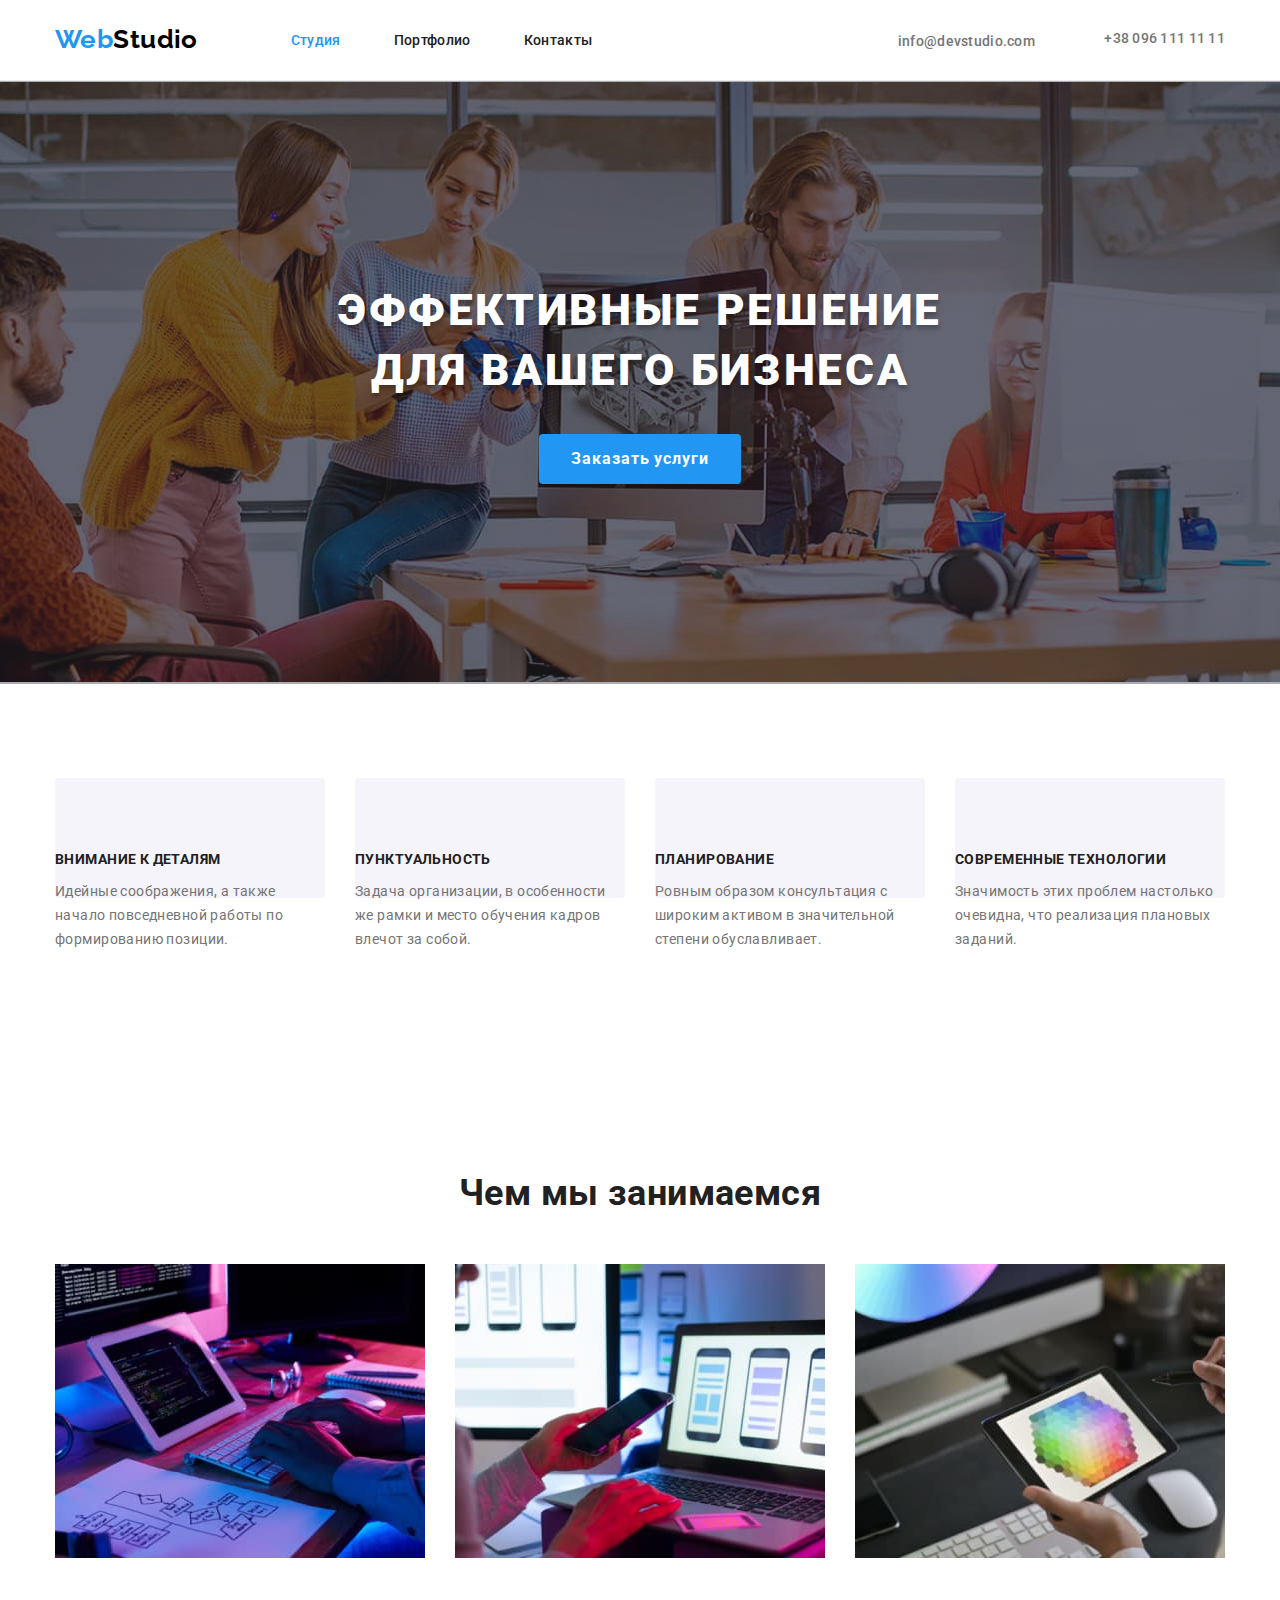
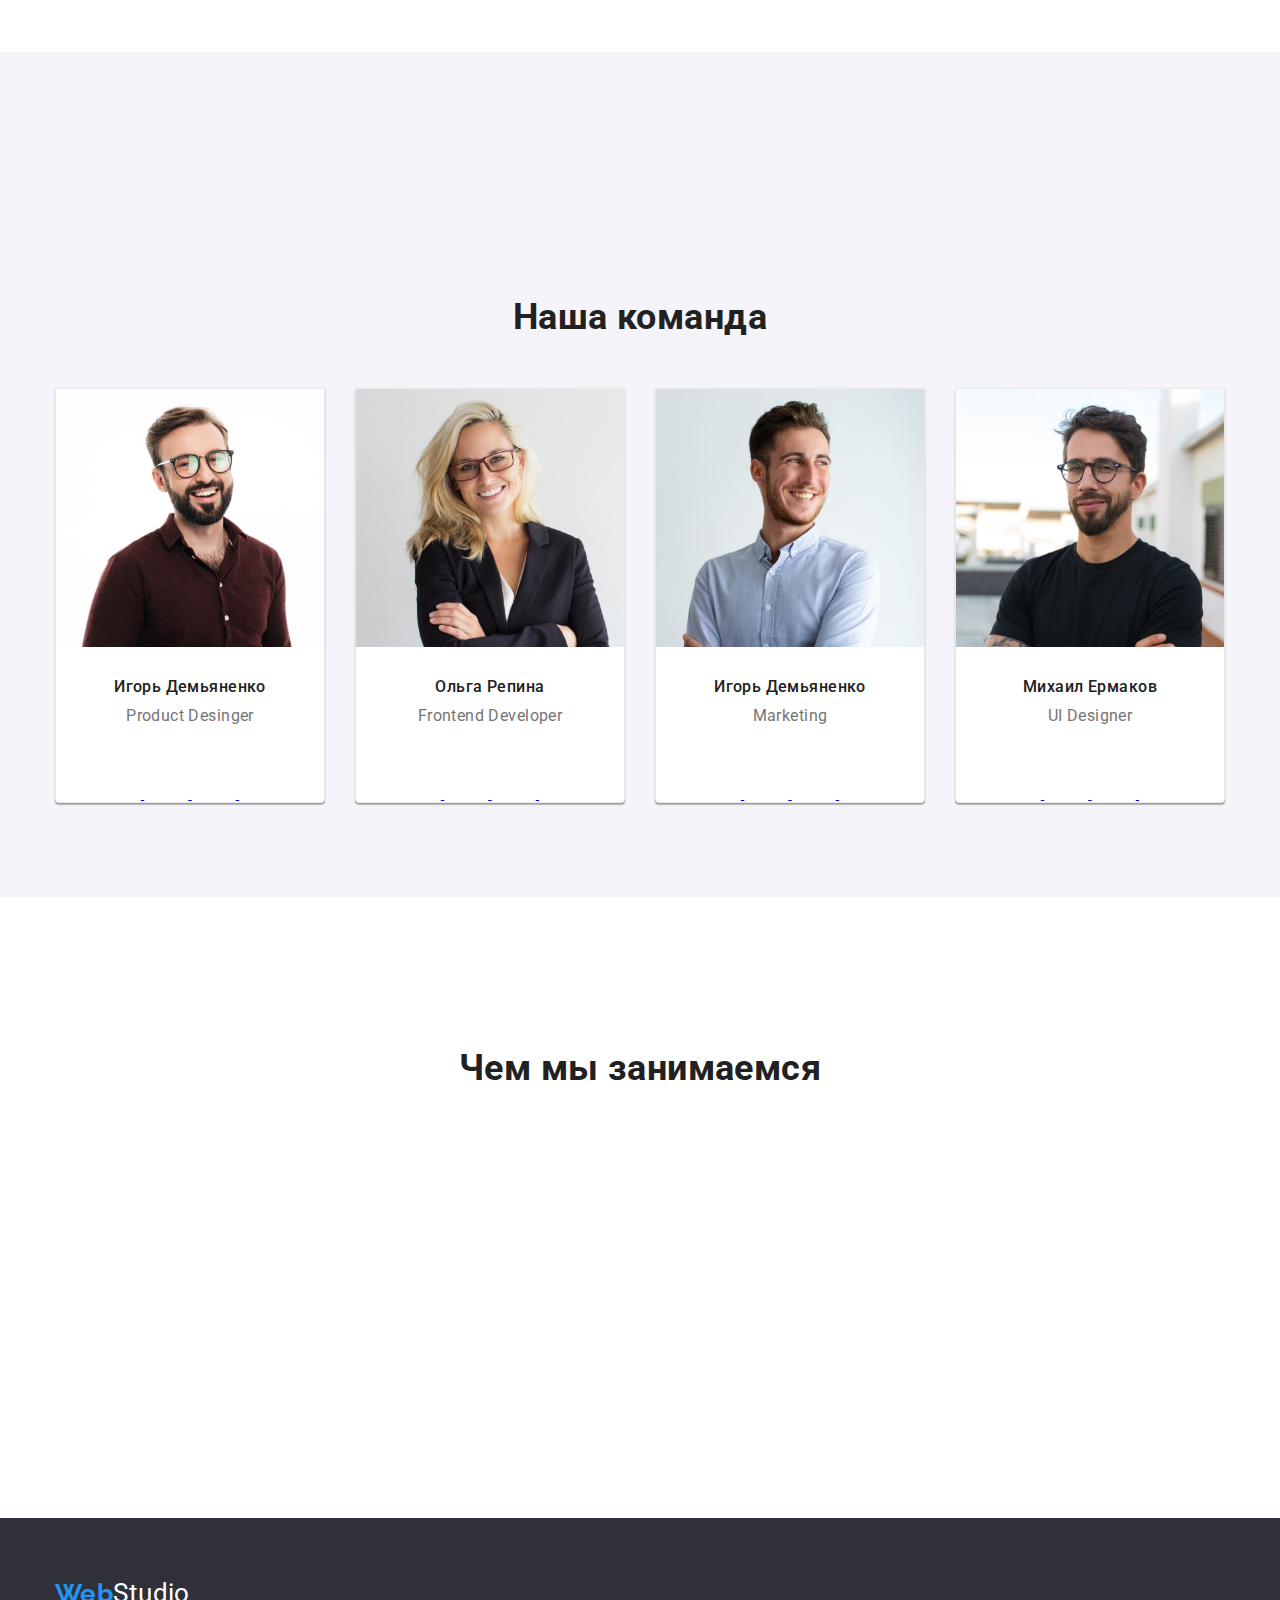
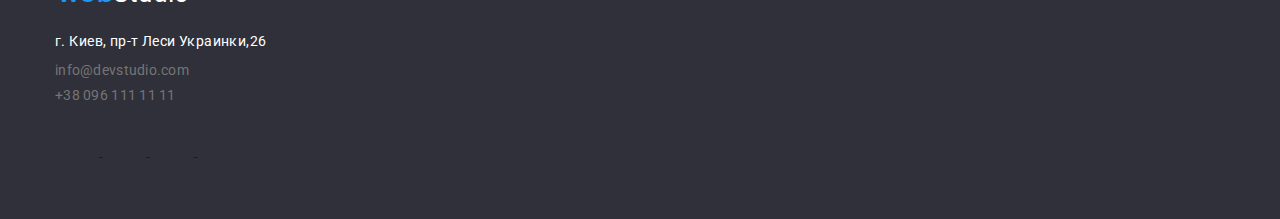
<file: index.html>
<!DOCTYPE html>
<html lang="ru">
  <head>
    <meta charset="UTF-8" />
    <meta http-equiv="X-UA-Compatible" content="IE=edge" />
    <meta name="viewport" content="width=device-width, initial-scale=1.0" />
    <link rel="preconnect" href="https://fonts.googleapis.com" />
    <link rel="preconnect" href="https://fonts.gstatic.com" crossorigin />
    <link
      href="https://fonts.googleapis.com/css2?family=Raleway:wght@700&family=Roboto:wght@400;500;700;900&display=swap"
      rel="stylesheet"
    />
    <link
      rel="stylesheet"
      href="https://cdnjs.cloudflare.com/ajax/libs/modern-normalize/1.1.0/modern-normalize.min.css"
    />
    <link rel="stylesheet" href="./styles/styles.css" />
    <title>WebStudio</title>
    <header>
      <div class="container">
        <div class="header-items">
          <nav class="nav-list">
            <a href="https://jade-lebkuchen-17b9fb.netlify.app/" class="logo"
              ><span class="color-one">Web</span
              ><span class="color-black">Studio</span></a
            >
            <ul>
              <!-- логотип ВЕБ СТУДИЯ -->
              <li class="nav-text-nav">
                <a href="./index.html" class="nav-text current">Студия</a>
              </li>
              <li class="nav-text-nav">
                <a href="./portfolio.html" class="nav-text"
                  >Портфолио</a
                >
              </li>
              <li class="nav-text-nav">
                <a href="#" class="nav-text">Контакты</a>
              </li>
            </ul>
          </nav>
          <!-- контакты: меил, мобильный -->
          <ul class="ml-first">
            <li class="mail-addres-nav"> 
              <a href="mailto:info@devstudio.com" class="mail-addres"
                > 
                <svg class="mail-addres-icon" width="10" height="16">
                  <use href="./imeges/symbol-defs.svg#icon-envelope"></use>
               </svg>
                    info@devstudio.com</a
              >
            </li>
            <li class="mailo-addres-nav">
              <a href="tel:+380961111111" class="mail-addres"
                >
                <svg class="mail-addres-icon" width="16" height="12">
                  <use href="./imeges/symbol-defs.svg#icon-phoun"></use>
               </svg>
                +38 096 111 11 11</a
              >
            </li>
          </ul>
        </div>
      </div>
    </header>
    <!-- заказать услугу -->
    <main>
      <section class="section-one">
        <h1 class="title-first">ЭФФЕКТИВНЫЕ РЕШЕНИЕ ДЛЯ ВАШЕГО БИЗНЕСА</h1>
        <button class="button" type="button" value="Заказать услуги">
          Заказать услуги
        </button>
      </section>
      <section class="section">
        <div class="container">
          <ul class="about-items">
            <li class="about-item">
              <svg class="about-item-icon" width="70" height="70">
              <use href="./imeges/symbol-defs.svg#icon-antenna" class="antenna"></use>
              </svg>
              <h2 class="about">ВНИМАНИЕ К ДЕТАЛЯМ</h2>
              <p class="about-description">
                Идейные соображения, а также начало повседневной работы по
                формированию позиции.
              </p>
            </li>
            <li class="about-item">
              <svg class="about-item-icon" width="70" height="70">
              <use href="./imeges/symbol-defs.svg#icon-clock" class="icon-clock"></use>
              </svg>
              <h2 class="about">ПУНКТУАЛЬНОСТЬ</h2>
              <p class="about-description">
                Задача организации, в особенности же рамки и место обучения
                кадров влечот за собой.
              </p>
            </li>
            <li class="about-item">
              <svg class="about-item-icon" width="70" height="70">
              <use href="./imeges/symbol-defs.svg#icon-diagram" class="icon-diagram"></use>
              </svg>
              <h2 class="about">ПЛАНИРОВАНИЕ</h2>
              <p class="about-description">
                Ровным образом консультация с широким активом в значительной
                степени обуславливает.
              </p>
            </li>
            <li class="about-item">
              <svg class="about-item-icon" width="70" height="70">
              <use href="./imeges/symbol-defs.svg#icon-diagram" class="icon-diagram"></use>
              </svg>
              <h2 class="about">СОВРЕМЕННЫЕ ТЕХНОЛОГИИ</h2>
              <p class="about-description">
                Значимость этих проблем настолько очевидна, что реализация
                плановых заданий.
              </p>
            </li>
          </ul>
        </div>
      </section>
      <section class="section">
        <div class="container">
          <h2 class="title">Чем мы занимаемся</h2>
          <ul class="cards">
            <li>
              <img
                class="card-image"
                src="./imeges/box1.jpg"
                alt="computer development"
                width="370"
              />
            </li>
            <li>
              <img
                class="card-image"
                src="./imeges/box2.jpg"
                alt="mobile development"
                width="370"
              />
            </li>
            <li>
              <img
                class="card-image"
                src="./imeges/box3.jpg"
                alt="design development"
                width="370"
              />
            </li>
          </ul>
        </div>
      </section>
      <section class="section">
        <div class="section-four">
          <div class="container">
            <h2 class="title">Наша команда</h2>
            <ul class="card">
              <li class="card-title">
                <img
                  class="card-image"
                  src="./imeges/img1.jpg"
                  alt="Игорь Демьяненко"
                  width="270"
                />
                <h2>Игорь Демьяненко</h2>
                <p>Product Desinger</p>
                <div class="card-image-icons">
                  <a href="#">
                    <svg class="about-item-icon" width="44" height="44">
              <use href="./imeges/symbol-defs.svg#icon-instagram" class="icon-instagram"></use>
              </svg>
                  </a>
                  <a href="#">
                    <svg class="about-item-icon" width="44" height="44">
              <use href="./imeges/symbol-defs.svg#icon-twitter" class="icon-twitter"></use>
              </svg>
                  </a>
                  <a href="#">
                    <svg class="about-item-icon" width="44" height="44">
              <use href="./imeges/symbol-defs.svg#icon-facebook" class="icon-facebook"></use>
              </svg>
                  </a>
                  <a href="#">
                    <svg class="about-item-icon" width="44" height="44">
              <use href="./imeges/symbol-defs.svg#icon-linkedin" class="icon-linkedin"></use>
              </svg>
                  </a>
                </div>
              </li>
              <li class="card-title">
                <img
                  class="card-image"
                  src="./imeges/img2.jpg"
                  alt="Ольга Репина"
                  width="270"
                />
                <h2>Ольга Репина</h2>
                <p>Frontend Developer</p>
                <div class="card-image-icons">
                  <a href="#">
                    <svg class="about-item-icon" width="44" height="44">
              <use href="./imeges/symbol-defs.svg#icon-instagram" class="icon-instagram"></use>
              </svg>
                  </a>
                  <a href="#">
                    <svg class="about-item-icon" width="44" height="44">
              <use href="./imeges/symbol-defs.svg#icon-twitter" class="icon-twitter"></use>
              </svg>
                  </a>
                  <a href="#">
                    <svg class="about-item-icon" width="44" height="44">
              <use href="./imeges/symbol-defs.svg#icon-facebook" class="icon-facebook"></use>
              </svg>
                  </a>
                  <a href="#">
                    <svg class="about-item-icon" width="44" height="44">
              <use href="./imeges/symbol-defs.svg#icon-linkedin" class="icon-linkedin"></use>
              </svg>
                  </a>
                </div>
              </li>
              <li class="card-title">
                <img
                  class="card-image"
                  src="./imeges/img3.jpg"
                  alt="Игорь Демьяненко"
                  width="270"
                />
                <h2>Игорь Демьяненко</h2>
                <p>Marketing</p>
                <div class="card-image-icons">
                  <a href="#">
                    <svg class="about-item-icon" width="44" height="44">
              <use href="./imeges/symbol-defs.svg#icon-instagram" class="icon-instagram"></use>
              </svg>
                  </a>
                  <a href="#">
                    <svg class="about-item-icon" width="44" height="44">
              <use href="./imeges/symbol-defs.svg#icon-twitter" class="icon-twitter"></use>
              </svg>
                  </a>
                  <a href="#">
                    <svg class="about-item-icon" width="44" height="44">
              <use href="./imeges/symbol-defs.svg#icon-facebook" class="icon-facebook"></use>
              </svg>
                  </a>
                  <a href="#">
                    <svg class="about-item-icon" width="44" height="44">
              <use href="./imeges/symbol-defs.svg#icon-linkedin" class="icon-linkedin"></use>
              </svg>
                  </a>
                </div>
              </li>
              <li class="card-title">
                <img
                  class="card-image"
                  src="./imeges/img4.jpg"
                  alt="Михаил Ермаков"
                  width="270"
                />
                <h2>Михаил Ермаков</h2>
                <p>UI Designer</p>
                <div class="card-image-icons">
                  <a href="#">
                    <svg class="about-item-icon" width="44" height="44">
              <use href="./imeges/symbol-defs.svg#icon-instagram" class="icon-instagram"></use>
              </svg>
                  </a>
                  <a href="#">
                    <svg class="about-item-icon" width="44" height="44">
              <use href="./imeges/symbol-defs.svg#icon-twitter" class="icon-twitter"></use>
              </svg>
                  </a>
                  <a href="#">
                    <svg class="about-item-icon" width="44" height="44">
              <use href="./imeges/symbol-defs.svg#icon-facebook" class="icon-facebook"></use>
              </svg>
                  </a>
                  <a href="#">
                    <svg class="about-item-icon" width="44" height="44">
              <use href="./imeges/symbol-defs.svg#icon-linkedin" class="icon-linkedin"></use>
              </svg>
                  </a>
                </div>
              </li>
            </ul>
          </div>
        </div>
        <div>
          <h2 class="title">Чем мы занимаемся</h2>
          <div>
            <ul>
              <li>
                <a href="#">
                    <svg class="about-item-icon" width="106" height="60">
              <use href="./imeges/symbol-defs.svg#icon-group" class="icon-group"></use>
              </svg>
                  </a>
              </li>
              <li>
                <a href="#">
                    <svg class="about-item-icon" width="106" height="60">
              <use href="./imeges/symbol-defs.svg#icon-group2" class="icon-group2"></use>
              </svg>
                  </a>
              </li>
              <li>
                <a href="#">
                    <svg class="about-item-icon" width="106" height="60">
              <use href="./imeges/symbol-defs.svg#icon-group3" class="icon-group3"></use>
              </svg>
                  </a>
              </li>
              <li>
                <a href="#">
                    <svg class="about-item-icon" width="106" height="60">
              <use href="./imeges/symbol-defs.svg#icon-group4" class="icon-group4"></use>
              </svg>
                  </a>
              </li>
              <li>
                <a href="#">
                    <svg class="about-item-icon" width="106" height="60">
              <use href="./imeges/symbol-defs.svg#icon-group5" class="icon-group5"></use>
              </svg>
                  </a>
              </li>
              <li>
                <a href="#">
                    <svg class="about-item-icon" width="106" height="60">
              <use href="./imeges/symbol-defs.svg#icon-Object" class="icon-Object"></use>
              </svg>
                  </a>
              </li>
            </ul>
          </div>
        </div>
      </section>
    </main>
    <footer class="container-two">
      <div class="container">
        <div>
          <a href="https://jade-lebkuchen-17b9fb.netlify.app/" class="logo"
            ><span class="color-one">Web</span
            ><span class="color-white">Studio</span></a
          >
          <address>
            <ul>
              <li class="ml-next">
                <a href="#" class="mail-addres-first down">
                  г. Киев, пр-т Леси Украинки,26</a
                >
              </li>
              <li class="ml-next">
                <a href="mailto:info@devstudio.com" class="mail-addres end"
                  >info@devstudio.com</a
                >
              </li>
              <li class="ml-next">
                <a href="tel:+380961111111" class="mail-addres end"
                  >+38 096 111 11 11</a
                >
              </li>
            </ul>
          </address>
        </div>
        <div class="card-image-icons-end">
                  <a href="#">
                    <svg class="about-item-icon" width="44" height="44">
              <use href="./imeges/symbol-defs.svg#icon-instagram" class="icon-instagram"></use>
              </svg>
                  </a>
                  <a href="#">
                    <svg class="about-item-icon" width="44" height="44">
              <use href="./imeges/symbol-defs.svg#icon-twitter" class="icon-twitter"></use>
              </svg>
                  </a>
                  <a href="#">
                    <svg class="about-item-icon" width="44" height="44">
              <use href="./imeges/symbol-defs.svg#icon-facebook" class="icon-facebook"></use>
              </svg>
                  </a>
                  <a href="#">
                    <svg class="about-item-icon" width="44" height="44">
              <use href="./imeges/symbol-defs.svg#icon-linkedin" class="icon-linkedin"></use>
              </svg>
                  </a>
                </div>
      </div>
    </footer>
  </body>
</html>
</file>
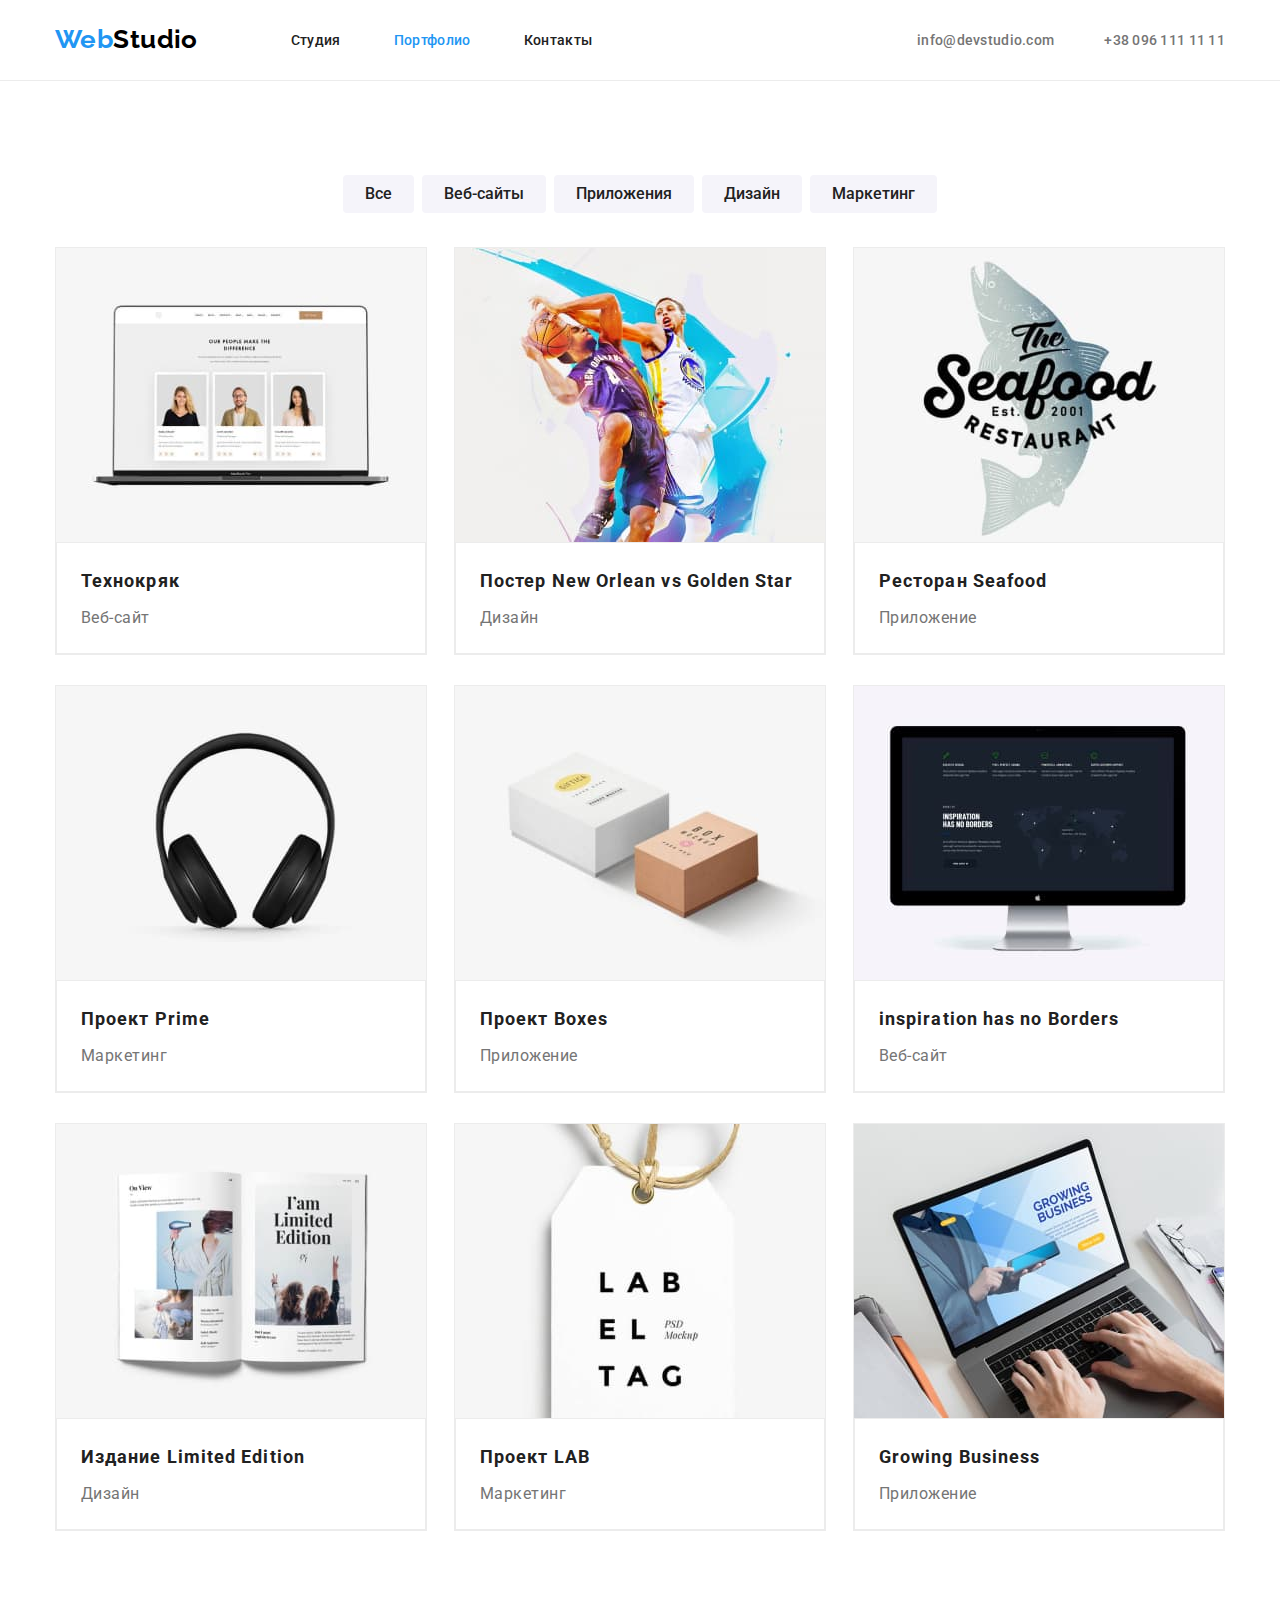
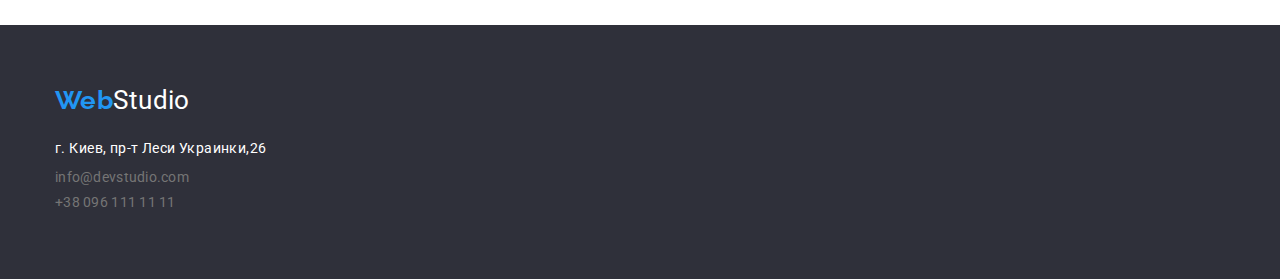
<file: portfolio.html>
<!DOCTYPE html>
<html lang="ru">
  <head>
    <meta charset="UTF-8" />
    <meta http-equiv="X-UA-Compatible" content="IE=edge" />
    <meta name="viewport" content="width=device-width, initial-scale=1.0" />
    <link rel="preconnect" href="https://fonts.googleapis.com" />
    <link rel="preconnect" href="https://fonts.gstatic.com" crossorigin />
    <link
      href="https://fonts.googleapis.com/css2?family=Raleway:wght@700&family=Roboto:wght@400;500;700;900&display=swap"
      rel="stylesheet"
    />
    <link
      rel="stylesheet"
      href="https://cdnjs.cloudflare.com/ajax/libs/modern-normalize/1.1.0/modern-normalize.min.css"
    />
    <link rel="stylesheet" href="./styles/styles.css" />
    <title>WebStudio</title>
  </head>
  <body>
    <!-- шабка сайта -->
    <header>
      <div class="container">
        <div class="header-items">
          <nav class="nav-list">
            <a href="https://jade-lebkuchen-17b9fb.netlify.app/" class="logo"
              ><span class="color-one">Web</span
              ><span class="color-black">Studio</span></a
            >
            <ul>
              <!-- логотип ВЕБ СТУДИЯ -->
              <li class="nav-text-nav">
                <a href="./index.html" class="nav-text">Студия</a>
              </li>
              <li class="nav-text-nav">
                <a href="./portfolio.html" class="nav-text current"
                  >Портфолио</a
                >
              </li>
              <li class="nav-text-nav">
                <a href="#" class="nav-text">Контакты</a>
              </li>
            </ul>
          </nav>
          <!-- контакты: меил, мобильный -->
          <ul class="ml-first">
            <li class="mail-addres-nav">
              <a href="mailto:info@devstudio.com" class="mail-addres"
                >info@devstudio.com</a
              >
            </li>
            <li class="mailo-addres-nav">
              <a href="tel:+380961111111" class="mail-addres"
                >+38 096 111 11 11</a
              >
            </li>
          </ul>
        </div>
      </div>
    </header>
    <!-- заказать услугу -->
    <main>
      <section class="section">
        <div class="container">
          <h2 class="invisible-text">перечислены кнопки на сайте</h2>
          <ul class="btn-items">
            <li class="btn-nav">
              <button class="btn" type="button" value="Все">Все</button>
            </li>
            <li class="btn-nav">
              <button class="btn" type="button" value="Веб-сайты">
                Веб-сайты
              </button>
            </li>
            <li class="btn-nav">
              <button class="btn" type="button" value="Приложения">
                Приложения
              </button>
            </li>
            <li class="btn-nav">
              <button class="btn" type="button" value="Дизайн">Дизайн</button>
            </li>
            <li class="btn-nav">
              <button class="btn" type="button" value="Маркетинг">
                Маркетинг
              </button>
            </li>
          </ul>
        </div>
        <div class="container">
          <h1 class="invisible-text">портфолио готовых работ</h1>
          <ul class="items">
            <li class="item">
              <img
                class="card-image"
                src="./imeges/imgp.jpg"
                alt="laptop with pictures"
                width="370"
              />
              <div class="item-list">
                <h2>Технокряк</h2>
                <p>Веб-сайт</p>
              </div>
            </li>
            <li class="item">
              <img
                class="card-image"
                src="./imeges/img1p.jpg"
                alt="basketball players"
                width="370"
              />
              <div class="item-list">
                <h2>Постер New Orlean vs Golden Star</h2>
                <p>Дизайн</p>
              </div>
            </li>
            <li class="item">
              <img
                class="card-image"
                src="./imeges/seafood.jpg"
                alt="poster of seafood restaurant"
                width="370"
              />
              <div class="item-list">
                <h2>Ресторан Seafood</h2>
                <p>Приложение</p>
              </div>
            </li>
            <li class="item">
              <img
                class="card-image"
                src="./imeges/img3p.jpg"
                alt="headphones"
                width="370"
              />
              <div class="item-list">
                <h2>Проект Prime</h2>
                <p>Маркетинг</p>
              </div>
            </li>
            <li class="item">
              <img
                class="card-image"
                src="./imeges/img4p.jpg"
                alt="boxes"
                width="370"
              />
              <div class="item-list">
                <h2>Проект Boxes</h2>
                <p>Приложение</p>
              </div>
            </li>
            <li class="item">
              <img
                class="card-image"
                src="./imeges/img5p.jpg"
                alt="monoblock"
                width="370"
              />
              <div class="item-list">
                <h2>inspiration has no Borders</h2>
                <p>Веб-сайт</p>
              </div>
            </li>
            <li class="item">
              <img
                class="card-image"
                src="./imeges/img6p.jpg"
                alt="book"
                width="370"
              />
              <div class="item-list">
                <h2>Издание Limited Edition</h2>
                <p>Дизайн</p>
              </div>
            </li>
            <li class="item">
              <img
                class="card-image"
                src="./imeges/img7p.jpg"
                alt="lab card"
                width="370"
              />
              <div class="item-list">
                <h2>Проект LAB</h2>
                <p>Маркетинг</p>
              </div>
            </li>
            <li class="item">
              <img
                class="card-image"
                src="./imeges/img8p.jpg"
                alt="computer work"
                width="370"
              />
              <div class="item-list">
                <h2>Growing Business</h2>
                <p>Приложение</p>
              </div>
            </li>
          </ul>
        </div>
      </section>
    </main>
    <footer class="container-two">
      <div class="container">
        <a href="https://jade-lebkuchen-17b9fb.netlify.app/" class="logo"
          ><span class="color-one">Web</span
          ><span class="color-white">Studio</span></a
        >
        <address>
          <ul>
            <li class="ml-next">
              <a href="#" class="mail-addres-first">
                г. Киев, пр-т Леси Украинки,26</a
              >
            </li>
            <li class="ml-next">
              <a href="mailto:info@devstudio.com" class="mail-addres end"
                >info@devstudio.com</a
              >
            </li>
            <li class="ml-next">
              <a href="tel:+380961111111" class="mail-addres end"
                >+38 096 111 11 11</a
              >
            </li>
          </ul>
        </address>
      </div>
    </footer>
  </body>
</html>
</file>
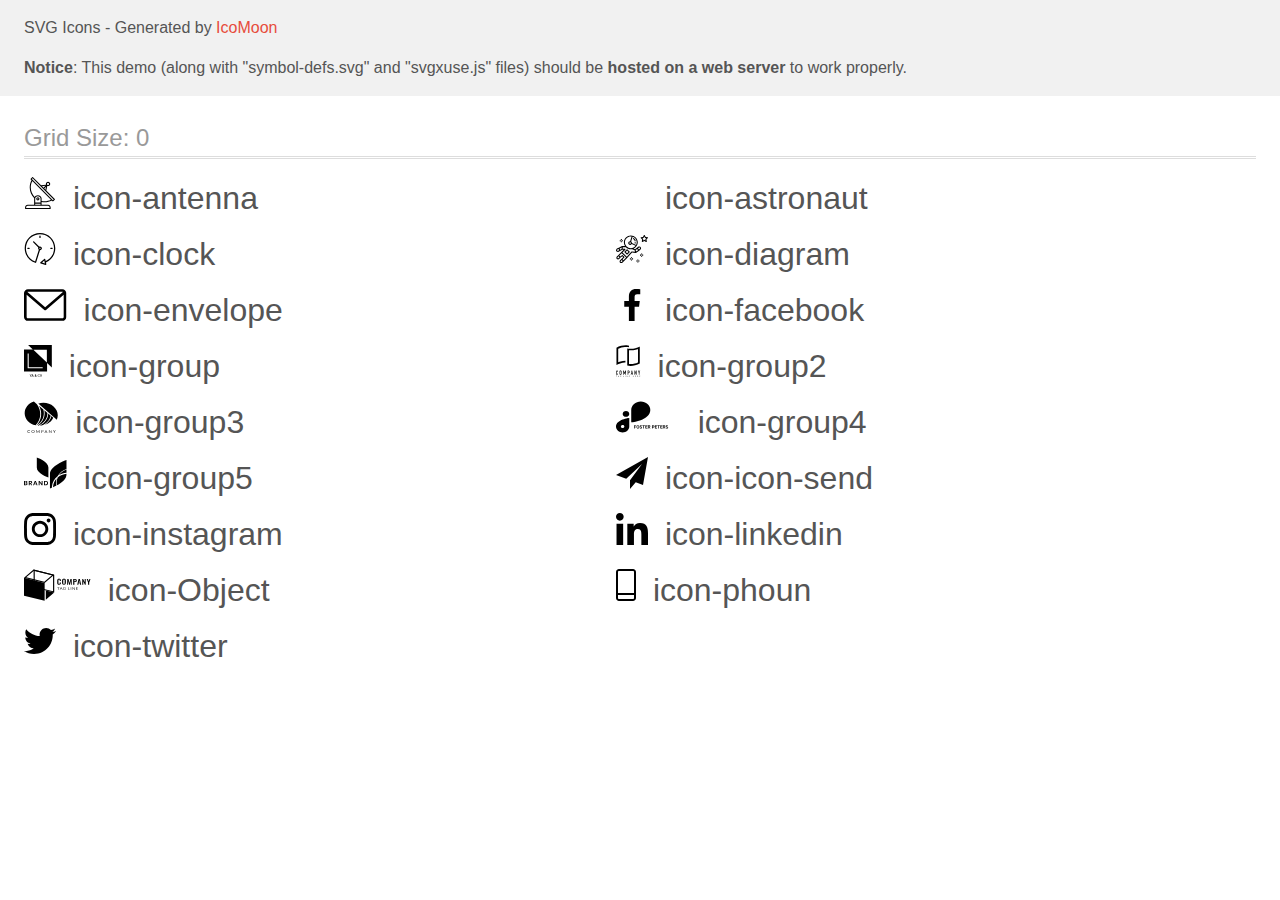
<file: imeges/demo-external-svg.html>
<!doctype html>
<html>
<head>
    <title>IcoMoon - SVG Icons</title>
    <meta charset="utf-8">
    <meta name="viewport" content="width=device-width, initial-scale=1">
    <link rel="stylesheet" href="demo-files/demo.css">
    <link rel="stylesheet" href="style.css">
</head>
<body>
<header class="bgc1 clearfix">
<div class="mhl">
    <p>SVG Icons - Generated by <a href="https://icomoon.io/app">IcoMoon</a></p><p><strong>Notice</strong>: This demo (along with "symbol-defs.svg" and "svgxuse.js" files) should be <b>hosted on a web server</b> to work properly.</p>
</div>
</header>
    <div class="clearfix mhl ptl">
        <h1 class="mvm mtn fgc1">Grid Size: 0</h1>
        <div class="glyph fs1">
            <div class="clearfix pbs">
                <svg class="icon icon-antenna"><use xlink:href="symbol-defs.svg#icon-antenna"></use></svg><span class="name"> icon-antenna</span>
            </div>
        </div>
        <div class="glyph fs1">
            <div class="clearfix pbs">
                <svg class="icon icon-astronaut"><use xlink:href="symbol-defs.svg#icon-astronaut"></use></svg><span class="name"> icon-astronaut</span>
            </div>
        </div>
        <div class="glyph fs1">
            <div class="clearfix pbs">
                <svg class="icon icon-clock"><use xlink:href="symbol-defs.svg#icon-clock"></use></svg><span class="name"> icon-clock</span>
            </div>
        </div>
        <div class="glyph fs1">
            <div class="clearfix pbs">
                <svg class="icon icon-diagram"><use xlink:href="symbol-defs.svg#icon-diagram"></use></svg><span class="name"> icon-diagram</span>
            </div>
        </div>
        <div class="glyph fs1">
            <div class="clearfix pbs">
                <svg class="icon icon-envelope"><use xlink:href="symbol-defs.svg#icon-envelope"></use></svg><span class="name"> icon-envelope</span>
            </div>
        </div>
        <div class="glyph fs1">
            <div class="clearfix pbs">
                <svg class="icon icon-facebook"><use xlink:href="symbol-defs.svg#icon-facebook"></use></svg><span class="name"> icon-facebook</span>
            </div>
        </div>
        <div class="glyph fs1">
            <div class="clearfix pbs">
                <svg class="icon icon-group"><use xlink:href="symbol-defs.svg#icon-group"></use></svg><span class="name"> icon-group</span>
            </div>
        </div>
        <div class="glyph fs1">
            <div class="clearfix pbs">
                <svg class="icon icon-group2"><use xlink:href="symbol-defs.svg#icon-group2"></use></svg><span class="name"> icon-group2</span>
            </div>
        </div>
        <div class="glyph fs1">
            <div class="clearfix pbs">
                <svg class="icon icon-group3"><use xlink:href="symbol-defs.svg#icon-group3"></use></svg><span class="name"> icon-group3</span>
            </div>
        </div>
        <div class="glyph fs1">
            <div class="clearfix pbs">
                <svg class="icon icon-group4"><use xlink:href="symbol-defs.svg#icon-group4"></use></svg><span class="name"> icon-group4</span>
            </div>
        </div>
        <div class="glyph fs1">
            <div class="clearfix pbs">
                <svg class="icon icon-group5"><use xlink:href="symbol-defs.svg#icon-group5"></use></svg><span class="name"> icon-group5</span>
            </div>
        </div>
        <div class="glyph fs1">
            <div class="clearfix pbs">
                <svg class="icon icon-icon-send"><use xlink:href="symbol-defs.svg#icon-icon-send"></use></svg><span class="name"> icon-icon-send</span>
            </div>
        </div>
        <div class="glyph fs1">
            <div class="clearfix pbs">
                <svg class="icon icon-instagram"><use xlink:href="symbol-defs.svg#icon-instagram"></use></svg><span class="name"> icon-instagram</span>
            </div>
        </div>
        <div class="glyph fs1">
            <div class="clearfix pbs">
                <svg class="icon icon-linkedin"><use xlink:href="symbol-defs.svg#icon-linkedin"></use></svg><span class="name"> icon-linkedin</span>
            </div>
        </div>
        <div class="glyph fs1">
            <div class="clearfix pbs">
                <svg class="icon icon-Object"><use xlink:href="symbol-defs.svg#icon-Object"></use></svg><span class="name"> icon-Object</span>
            </div>
        </div>
        <div class="glyph fs1">
            <div class="clearfix pbs">
                <svg class="icon icon-phoun"><use xlink:href="symbol-defs.svg#icon-phoun"></use></svg><span class="name"> icon-phoun</span>
            </div>
        </div>
        <div class="glyph fs1">
            <div class="clearfix pbs">
                <svg class="icon icon-twitter"><use xlink:href="symbol-defs.svg#icon-twitter"></use></svg><span class="name"> icon-twitter</span>
            </div>
        </div>
  </div>
<script defer src="svgxuse.js"></script>
</body>
</html>
</file>
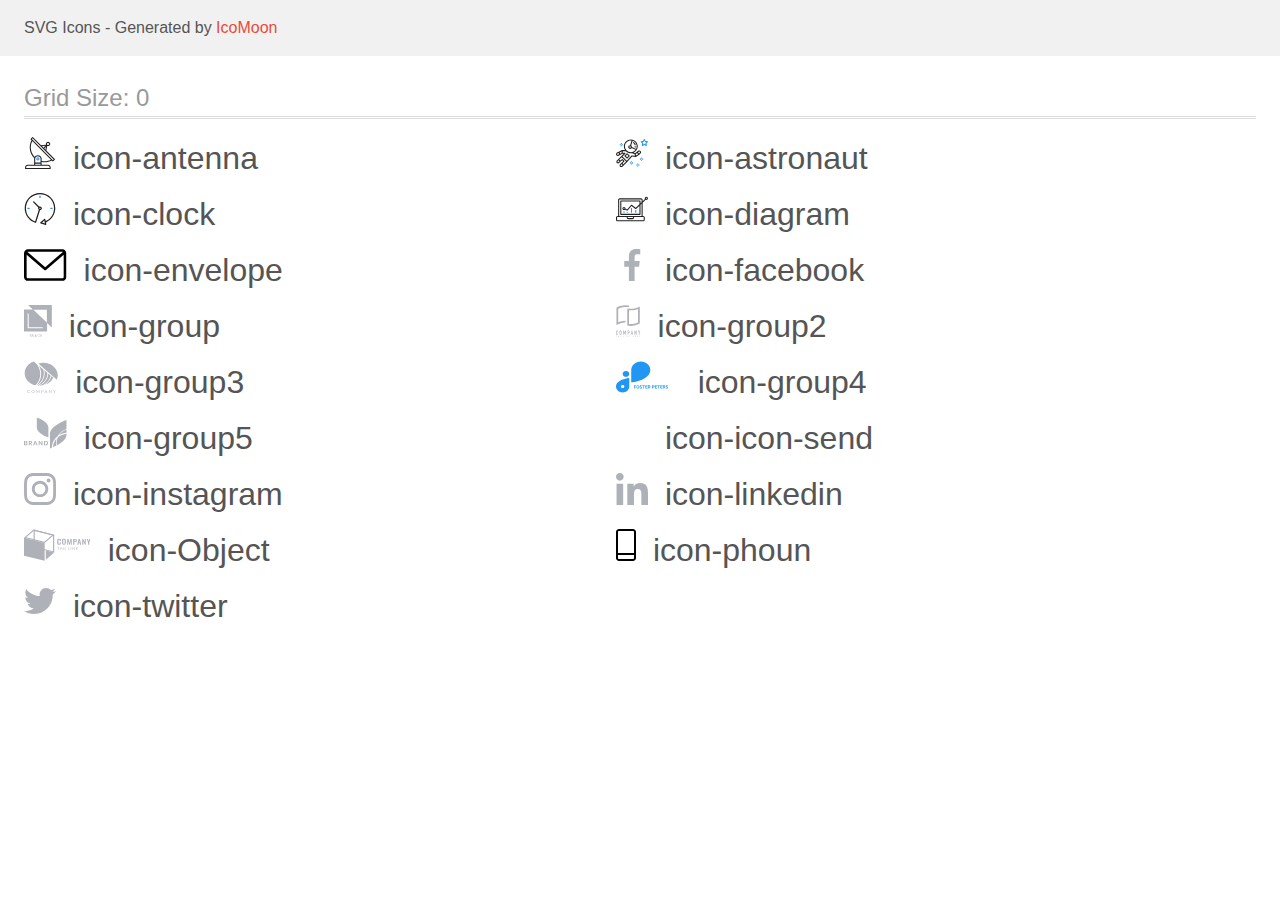
<file: imeges/demo.html>
<!doctype html>
<html>
<head>
    <title>IcoMoon - SVG Icons</title>
    <meta charset="utf-8">
    <meta name="viewport" content="width=device-width, initial-scale=1">
    <link rel="stylesheet" href="demo-files/demo.css">
    <link rel="stylesheet" href="style.css">
</head>
<body>
<svg aria-hidden="true" style="position: absolute; width: 0; height: 0; overflow: hidden;" version="1.1" xmlns="http://www.w3.org/2000/svg" xmlns:xlink="http://www.w3.org/1999/xlink">
<defs>
<symbol id="icon-antenna" viewBox="0 0 32 32">
<path fill="#212121" style="fill: var(--color1, #212121)" d="M30.773 22.098l-8.443-8.505 0.937-4.616c0.225 0.090 0.485 0.144 0.758 0.146h0.007c0.008 0 0.017 0 0.026 0 1.192 0 2.159-0.967 2.159-2.159s-0.967-2.159-2.159-2.159c-1.192 0-2.159 0.967-2.159 2.159 0 0.259 0.046 0.508 0.13 0.739l-0.005-0.015-4.96 0.606-8.091-8.133c-0.096-0.098-0.229-0.159-0.376-0.16h-0c-0.14 0.001-0.274 0.057-0.373 0.155l-1.512 1.504c-0.096 0.097-0.156 0.23-0.156 0.377s0.060 0.281 0.156 0.377v0l0.814 0.825c-1.143 2.062-1.816 4.522-1.816 7.139 0 4.106 1.656 7.824 4.336 10.525l-0.001-0.001c0.043 0.041 0.092 0.074 0.146 0.097-0.032 0.164-0.051 0.353-0.052 0.546v6.188h-6.4c-1.472 0.001-2.666 1.194-2.667 2.666v1.067c0 0.295 0.239 0.534 0.534 0.534h24.534c0.294 0 0.533-0.239 0.533-0.534v-1.067c-0.002-1.472-1.195-2.665-2.666-2.666h-6.4v-2.742c1.003 0.21 2.024 0.317 3.049 0.32 2.58-0.003 5.005-0.663 7.117-1.822l-0.077 0.039 0.818 0.823c0.099 0.101 0.235 0.159 0.376 0.16 0.14-0.001 0.274-0.057 0.373-0.155l1.512-1.504c0.096-0.097 0.156-0.23 0.156-0.377s-0.060-0.281-0.156-0.377v0zM23.28 6.233c0.193-0.192 0.459-0.31 0.752-0.31 0.589 0 1.067 0.478 1.067 1.066s-0.477 1.066-1.067 1.066c-0 0-0 0-0 0h-0.004c-0.587-0.003-1.061-0.479-1.061-1.066 0-0.295 0.12-0.563 0.314-0.756l0-0h-0.002zM22.024 9.737l-0.598 2.946-1.175-1.183 1.774-1.763zM21.419 8.835l-1.92 1.909-1.486-1.493 3.406-0.416zM24.004 28.8c0.884 0 1.6 0.716 1.6 1.6v0 0.534h-23.466v-0.534c0-0.884 0.716-1.6 1.6-1.6v0h20.267zM16.538 26.666v1.067h-5.334v-1.067h5.334zM11.204 25.6v-4.053c0-1.294 1.196-2.346 2.667-2.346s2.667 1.053 2.667 2.346v4.053h-5.334zM17.604 23.904v-2.357c0-1.882-1.675-3.413-3.733-3.413-0.017-0-0.038-0-0.058-0-1.353 0-2.54 0.707-3.213 1.771l-0.009 0.016c-2.36-2.482-3.812-5.846-3.812-9.55 0-2.314 0.567-4.496 1.569-6.414l-0.036 0.077 18.602 18.709c-1.823 0.947-3.979 1.502-6.266 1.502-1.079 0-2.128-0.124-3.136-0.357l0.093 0.018zM28.893 23.22l-21.057-21.181 0.754-0.752 7.935 7.98c0.004 0 0.006 0.007 0.010 0.010l13.114 13.191-0.757 0.752z"></path>
<path fill="#2196f3" style="fill: var(--color2, #2196f3)" d="M13.876 20.267h-0.005c-0.001 0-0.002 0-0.002 0-0.884 0-1.6 0.716-1.6 1.6s0.715 1.599 1.597 1.6h0.005c0.001 0 0.001 0 0.002 0 0.884 0 1.6-0.716 1.6-1.6s-0.715-1.599-1.598-1.6h-0zM14.249 22.245c-0.096 0.096-0.229 0.155-0.376 0.155-0.295 0-0.534-0.239-0.534-0.534s0.238-0.533 0.532-0.533h0c0.293 0.001 0.531 0.239 0.531 0.533 0 0.148-0.060 0.282-0.157 0.378l-0 0h0.005z"></path>
</symbol>
<symbol id="icon-astronaut" viewBox="0 0 32 32">
<path fill="#2196f3" style="fill: var(--color2, #2196f3)" d="M31.974 4.524c-0.064-0.191-0.227-0.332-0.427-0.362l-0.003-0-1.911-0.278-0.855-1.731c-0.179-0.365-0.777-0.365-0.956 0l-0.855 1.731-1.911 0.278c-0.26 0.039-0.457 0.26-0.457 0.528 0 0.15 0.062 0.285 0.161 0.382l1.383 1.348-0.326 1.903c-0.034 0.2 0.048 0.402 0.212 0.522 0.166 0.12 0.383 0.135 0.562 0.040l1.709-0.899 1.709 0.899c0.072 0.038 0.157 0.061 0.247 0.061 0.295 0 0.534-0.239 0.534-0.534 0-0.031-0.003-0.062-0.008-0.092l0 0.003-0.326-1.903 1.383-1.348c0.099-0.097 0.161-0.233 0.161-0.382 0-0.059-0.009-0.115-0.027-0.168l0.001 0.004zM29.511 5.851c-0.126 0.122-0.183 0.299-0.153 0.472l0.191 1.114-1-0.526c-0.072-0.039-0.158-0.062-0.249-0.062s-0.177 0.023-0.252 0.063l0.003-0.001-1 0.526 0.191-1.114c0.005-0.027 0.008-0.059 0.008-0.091 0-0.149-0.061-0.285-0.16-0.381l-0-0-0.811-0.79 1.119-0.162c0.174-0.025 0.324-0.134 0.402-0.292l0.5-1.013 0.5 1.013c0.078 0.158 0.228 0.267 0.402 0.292l1.119 0.162-0.809 0.79zM26.134 20.522h-1.067v1.067h1.067v-1.067zM26.134 22.656h-1.067v1.066h1.067v-1.066zM27.2 21.589h-1.067v1.067h1.067v-1.067zM25.067 21.589h-1.067v1.067h1.067v-1.067zM22.4 26.389h-1.067v1.067h1.067v-1.067zM22.4 28.523h-1.067v1.067h1.067v-1.067zM23.467 27.456h-1.067v1.067h1.067v-1.067zM21.334 27.456h-1.067v1.067h1.067v-1.067zM16 24.256h-1.066v1.067h1.066v-1.067zM16 26.389h-1.066v1.067h1.066v-1.067zM17.067 25.322h-1.067v1.067h1.067v-1.067zM14.934 25.322h-1.067v1.067h1.067v-1.067zM5.867 6.122h-1.066v1.066h1.066v-1.066zM5.867 8.256h-1.066v1.066h1.066v-1.066zM6.933 7.189h-1.067v1.067h1.066v-1.067zM4.8 7.189h-1.067v1.067h1.067v-1.067z"></path>
<path fill="#212121" style="fill: var(--color1, #212121)" d="M24.715 14.16c-0.28-0.376-0.699-0.636-1.179-0.703l-0.009-0.001c-0.076-0.012-0.164-0.018-0.254-0.018-0.411 0-0.789 0.139-1.090 0.373l0.004-0.003-1.253 0.96-1.898 1.417-1.358-0.541c2.421-1.086 4.113-3.508 4.113-6.32 0-3.823-3.122-6.934-6.961-6.934s-6.961 3.11-6.961 6.934c0 1.386 0.415 2.674 1.12 3.759l-2.768-0.024c-0.009 0-0.016 0.005-0.023 0.005-0.057 0.003-0.11 0.014-0.159 0.033l0.004-0.001c-0.013 0.005-0.026 0.007-0.038 0.013-0.006 0.003-0.013 0.003-0.019 0.006l-3.233 1.596c-0 0-0.001 0-0.001 0.001l-1.893 0.91c-0.024 0.011-0.045 0.023-0.065 0.036l0.001-0.001c-0.482 0.324-0.795 0.867-0.795 1.483 0 0.297 0.073 0.577 0.201 0.823l-0.005-0.010c0.22 0.424 0.592 0.742 1.043 0.885l0.013 0.003c0.161 0.053 0.345 0.083 0.537 0.083 0.308 0 0.598-0.078 0.851-0.216l-0.009 0.005 1.388-0.738 2.264-1.169 1.357-0.008-5.442 5.415c0 0.001-0.001 0.001-0.001 0.001l-1.339 1.333c-0.303 0.299-0.491 0.714-0.491 1.173 0 0.002 0 0.003 0 0.005v-0c0.002 0.919 0.748 1.664 1.667 1.664 0.001 0 0.002 0 0.002 0h-0c0.428 0 0.854-0.162 1.18-0.485l1.314-1.309 1.741-1.3 0.901 0.897-3.102 3.088c-0.303 0.299-0.491 0.714-0.491 1.173 0 0.001 0 0.003 0 0.004v-0c0 0.445 0.174 0.864 0.49 1.179 0.302 0.3 0.717 0.485 1.176 0.485 0.001 0 0.002 0 0.003 0h-0c0.427 0 0.855-0.162 1.18-0.485l4.488-4.472c0.007-0.006 0.016-0.009 0.022-0.016l5.166-5.658 3.471 0.494c0.025 0.004 0.050 0.006 0.075 0.006 0.064 0 0.127-0.016 0.187-0.038 0.017-0.006 0.032-0.015 0.049-0.023 0.019-0.010 0.039-0.015 0.058-0.027l3.213-2.133c0.012-0.008 0.018-0.021 0.029-0.030 0.013-0.010 0.029-0.014 0.041-0.026l1.271-1.191c0.348-0.326 0.564-0.787 0.564-1.3 0-0.4-0.132-0.769-0.355-1.066l0.003 0.005zM2.13 17.77c-0.098 0.054-0.215 0.086-0.34 0.086-0.078 0-0.153-0.013-0.224-0.036l0.005 0.001c-0.294-0.093-0.504-0.364-0.504-0.683 0-0.235 0.114-0.444 0.289-0.575l0.002-0.001 1.314-0.632 0.316 0.924 0.133 0.389-0.992 0.527zM5.627 15.942l-1.548 0.8-0.255-0.746-0.184-0.537 2.027-1.001-0.040 1.484zM20.727 9.322c0 0.918-0.219 1.785-0.599 2.56l-4.181-1.899c-0.044-0.575-0.342-1.072-0.782-1.384l-0.006-0.004 1.464-4.861c2.377 0.757 4.104 2.975 4.104 5.588zM8.938 9.322c0-3.235 2.644-5.867 5.894-5.867 0.253 0 0.5 0.022 0.745 0.053l-1.432 4.753c-0.019 0-0.037-0.006-0.057-0.006-0 0-0.001 0-0.001 0-1.032 0-1.869 0.835-1.872 1.867v0c0.003 1.031 0.84 1.867 1.872 1.867 0 0 0 0 0.001 0h-0c0.695 0 1.295-0.383 1.618-0.944l3.863 1.755c-1.075 1.447-2.795 2.39-4.737 2.39-3.25 0-5.894-2.632-5.894-5.867zM14.895 10.122c0 0.441-0.362 0.8-0.806 0.8-0 0-0.001 0-0.001 0-0.443 0-0.802-0.358-0.804-0.8v-0c0-0.441 0.361-0.8 0.806-0.8s0.806 0.359 0.806 0.8zM2.464 25.146c-0.11 0.109-0.261 0.176-0.428 0.176s-0.317-0.067-0.427-0.175l0 0c-0.109-0.108-0.176-0.257-0.176-0.422s0.067-0.314 0.176-0.422l0-0 0.962-0.959 0.852 0.848-0.959 0.954zM5.678 28.88c-0.11 0.109-0.261 0.176-0.428 0.176s-0.317-0.067-0.427-0.175l0 0c-0.109-0.108-0.176-0.257-0.176-0.422s0.067-0.314 0.176-0.422l0-0 0.963-0.959 0.852 0.848-0.96 0.955zM9.16 25.411l-0.001 0.001-1.765 1.76-0.852-0.848 1.765-1.757c0.040-0.040 0.065-0.088 0.090-0.136 0.007-0.014 0.020-0.026 0.026-0.040 0.016-0.041 0.019-0.085 0.026-0.128 0.003-0.025 0.014-0.048 0.014-0.073 0-0.035-0.013-0.070-0.020-0.105-0.006-0.032-0.006-0.064-0.019-0.096-0.025-0.053-0.055-0.098-0.092-0.138l0 0c-0.010-0.012-0.014-0.026-0.025-0.038h-0.001s0-0.001-0.001-0.002l-1.607-1.6c-0.017-0.017-0.039-0.024-0.058-0.038-0.025-0.021-0.054-0.040-0.084-0.056l-0.003-0.001c-0.026-0.012-0.058-0.023-0.090-0.031l-0.003-0.001c-0.030-0.009-0.065-0.017-0.101-0.020l-0.002-0c-0.007-0-0.015-0-0.023-0-0.026 0-0.051 0.002-0.075 0.005l0.003-0c-0.036 0.005-0.069 0.009-0.104 0.021s-0.064 0.027-0.094 0.045c-0.020 0.011-0.043 0.015-0.061 0.029l-1.774 1.324-0.901-0.897 2.399-2.386 4.36 4.289-0.928 0.919zM15.979 18.394c-0.016-0.002-0.030 0.004-0.046 0.003-0.008-0-0.017-0.001-0.027-0.001-0.031 0-0.062 0.003-0.092 0.008l0.003-0c-0.070 0.011-0.132 0.035-0.187 0.070l0.002-0.001c-0.030 0.018-0.057 0.037-0.083 0.061-0.013 0.011-0.028 0.016-0.040 0.029l-4.698 5.146-4.328-4.256 2.833-2.818c0.096-0.097 0.156-0.23 0.156-0.377 0-0.295-0.239-0.534-0.534-0.534-0.001 0-0.001 0-0.002 0h0l-2.219 0.013 0.028-1.607 3.104 0.027c1.264 1.297 3.027 2.101 4.978 2.101 0.001 0 0.002 0 0.003 0h-0c0.438 0 0.864-0.046 1.28-0.122 0.040 0.032 0.080 0.064 0.129 0.085l2.41 0.96 0.152 0.758 0.178 0.886-3.003-0.427zM20.020 18.572l-0.313-1.558 1.446-1.080 0.946 1.257-2.080 1.381zM23.773 15.741l-0.837 0.785-0.931-1.236 0.831-0.637c0.155-0.119 0.351-0.168 0.543-0.143 0.193 0.027 0.364 0.128 0.48 0.284 0.088 0.117 0.141 0.265 0.141 0.426 0 0.206-0.087 0.391-0.226 0.521l-0 0z"></path>
<path fill="#212121" style="fill: var(--color1, #212121)" d="M13.602 18.544l-2.143-2.134c-0.096-0.096-0.229-0.155-0.376-0.155s-0.28 0.059-0.376 0.155l-2.143 2.133c-0.097 0.097-0.156 0.23-0.156 0.378s0.060 0.281 0.156 0.378l-0-0 2.142 2.134c0.096 0.096 0.229 0.156 0.376 0.156s0.28-0.059 0.376-0.156v0l2.143-2.134c0.097-0.097 0.157-0.23 0.157-0.378s-0.060-0.281-0.157-0.378l-0-0zM11.083 20.303l-1.387-1.381 1.386-1.381 1.387 1.381-1.387 1.381zM17.164 5.071l-0.258 1.036c0.071 0.018 1.738 0.452 1.738 2.149h1.067c0-2.017-1.666-2.965-2.547-3.184zM19.711 9.322h-1.067v1.066h1.067v-1.066z"></path>
</symbol>
<symbol id="icon-clock" viewBox="0 0 32 32">
<path fill="#212121" style="fill: var(--color1, #212121)" d="M31.296 15.301c-0.001-8.452-6.855-15.303-15.308-15.301s-15.303 6.855-15.301 15.308c0.002 6.788 4.422 12.543 10.541 14.545l0.108 0.031c0.061 0.019 0.123 0.029 0.187 0.029 0.12 0 0.238-0.032 0.342-0.094 0.135-0.080 0.236-0.207 0.283-0.357l3.865-12.25c1.054-0.004 1.906-0.859 1.906-1.913 0-1.056-0.856-1.913-1.913-1.913-0.303 0-0.59 0.071-0.845 0.196l0.011-0.005-5.106-5.107c-0.114-0.11-0.271-0.179-0.443-0.179-0.352 0-0.638 0.286-0.638 0.638 0 0.172 0.068 0.328 0.179 0.443l-0-0 5.103 5.109c-0.121 0.241-0.191 0.525-0.191 0.826 0 0.602 0.283 1.137 0.723 1.48l0.004 0.003-3.682 11.673c-7.278-2.681-11.004-10.754-8.324-18.032s10.754-11.004 18.032-8.323c7.278 2.681 11.004 10.754 8.323 18.032-1.345 3.581-4.003 6.406-7.374 7.938l-0.088 0.036-0.398-1.874c-0.063-0.291-0.318-0.506-0.624-0.506-0.164 0-0.313 0.062-0.426 0.163l0.001-0.001-3.837 3.426c-0.132 0.117-0.214 0.287-0.214 0.477 0 0.283 0.185 0.524 0.441 0.606l0.005 0.001 4.899 1.563c0.058 0.020 0.126 0.031 0.196 0.031 0.352 0 0.637-0.285 0.637-0.637 0-0.047-0.005-0.093-0.015-0.138l0.001 0.004-0.391-1.839c5.528-2.374 9.329-7.772 9.329-14.057 0-0.011 0-0.023-0-0.034v0.002zM15.992 14.664c0.352 0 0.638 0.286 0.638 0.638s-0.285 0.638-0.638 0.638v0c-0.352 0-0.638-0.286-0.638-0.638s0.286-0.638 0.638-0.638v0zM18.092 29.528l2.184-1.948 0.603 2.84-2.787-0.892z"></path>
<path fill="#2196f3" style="fill: var(--color2, #2196f3)" d="M15.354 3.185v1.275c0 0.352 0.286 0.638 0.638 0.638s0.638-0.285 0.638-0.638v0-1.275c0-0.352-0.285-0.638-0.638-0.638s-0.638 0.285-0.638 0.638v0zM3.876 14.664c-0.352 0-0.638 0.286-0.638 0.638s0.285 0.638 0.638 0.638h1.275c0.352 0 0.638-0.286 0.638-0.638s-0.285-0.638-0.638-0.638h-1.275zM28.108 15.939c0.352 0 0.638-0.286 0.638-0.638s-0.285-0.638-0.638-0.638h-1.275c-0.352 0-0.638 0.286-0.638 0.638s0.285 0.638 0.638 0.638h1.275z"></path>
</symbol>
<symbol id="icon-diagram" viewBox="0 0 32 32">
<path fill="#2196f3" style="fill: var(--color2, #2196f3)" d="M14.926 14.965h1.066v4.798h-1.066v-4.798zM19.19 17.097h1.066v2.665h-1.066v-2.665zM10.661 18.696h1.066v1.066h-1.066v-1.066zM7.463 18.163h1.066v1.599h-1.066v-1.599z"></path>
<path fill="#212121" style="fill: var(--color1, #212121)" d="M1.599 28.291h25.586c0 0 0 0 0 0 0.883 0 1.599-0.716 1.599-1.599v0-2.132c0-0.883-0.716-1.599-1.599-1.599v0h-0.533v-13.294l3.028-2.868c0.207 0.104 0.452 0.166 0.711 0.166 0.888 0 1.608-0.72 1.608-1.608s-0.72-1.608-1.608-1.608c-0.888 0-1.608 0.72-1.608 1.608 0 0.247 0.056 0.481 0.155 0.69l-0.004-0.010-2.281 2.162v-1.23c0-0.883-0.716-1.599-1.599-1.599v0h-21.323c-0.883 0-1.599 0.716-1.599 1.599v0 15.992h-0.533c-0.883 0-1.599 0.716-1.599 1.599v0 2.132c0 0.883 0.716 1.599 1.599 1.599v0zM30.384 4.837c0.294 0 0.533 0.239 0.533 0.533s-0.239 0.533-0.533 0.533v0c-0.294 0-0.533-0.239-0.533-0.533s0.239-0.533 0.533-0.533v0zM3.198 6.969c0-0.294 0.239-0.533 0.533-0.533h21.323c0.294 0 0.533 0.239 0.533 0.533v2.239l-1.066 1.013v-2.185c0-0.295-0.239-0.534-0.534-0.534h-19.189c-0.294 0-0.534 0.239-0.534 0.533v13.327c0 0.294 0.239 0.533 0.534 0.533h19.189c0.295 0 0.534-0.239 0.534-0.533v-9.675l1.066-1.010v12.283h-22.389v-15.991zM7.996 13.899c-0.001 0-0.003 0-0.005 0-0.883 0-1.599 0.716-1.599 1.599s0.716 1.599 1.599 1.599c0.432 0 0.824-0.172 1.112-0.45l-0 0 1.853 0.93c0.215 0.107 0.476 0.057 0.636-0.122l3.939-4.432 3.872 2.902c0.208 0.155 0.498 0.139 0.686-0.039l3.365-3.188v8.131h-18.123v-12.261h18.123v2.661l-3.771 3.572-3.904-2.927c-0.088-0.067-0.2-0.107-0.32-0.107-0.158 0-0.3 0.069-0.398 0.178l-0 0.001-3.993 4.493-1.493-0.746c0.011-0.064 0.017-0.128 0.020-0.193 0-0.883-0.716-1.599-1.599-1.599v0zM8.529 15.498c0 0.294-0.239 0.533-0.533 0.533s-0.533-0.239-0.533-0.533v0c0-0.294 0.239-0.533 0.533-0.533s0.533 0.239 0.533 0.533v0zM11.727 24.026h5.33v0.533c0 0.294-0.238 0.533-0.533 0.533h-4.265c-0.294 0-0.533-0.239-0.533-0.533v0-0.533zM1.067 24.56c0-0.294 0.238-0.533 0.533-0.533h9.062v0.533c0 0.883 0.716 1.599 1.599 1.599v0h4.265c0.883 0 1.599-0.716 1.599-1.599v0-0.533h9.062c0.294 0 0.533 0.239 0.533 0.533v2.132c0 0.294-0.239 0.533-0.533 0.533h-25.586c-0 0-0 0-0 0-0.294 0-0.533-0.239-0.533-0.533 0 0 0 0 0 0v0-2.132z"></path>
</symbol>
<symbol id="icon-envelope" viewBox="0 0 43 32">
<path d="M38.667 0h-34.667c-2.205 0-4 1.795-4 4v24c0 2.205 1.795 4 4 4h34.667c2.205 0 4-1.795 4-4v-24c0-2.205-1.795-4-4-4zM38.667 2.667c0.181 0 0.355 0.037 0.512 0.104l-17.845 15.467-17.845-15.467c0.151-0.065 0.327-0.104 0.512-0.104h34.667zM38.667 29.333h-34.667c-0.736 0-1.333-0.597-1.333-1.333v0-22.413l17.792 15.421c0.233 0.203 0.539 0.327 0.875 0.327s0.642-0.124 0.876-0.328l-0.002 0.001 17.792-15.421v22.413c0 0.736-0.597 1.333-1.333 1.333v0z"></path>
</symbol>
<symbol id="icon-facebook" viewBox="0 0 32 32">
<path fill="#afb1b8" style="fill: var(--color3, #afb1b8)" d="M21.328 5.312h2.923v-5.088c-1.232-0.143-2.66-0.224-4.108-0.224-0.052 0-0.104 0-0.156 0l0.008-0c-4.213 0-7.099 2.65-7.099 7.52v4.48h-4.646v5.688h4.646v14.312h5.699v-14.31h4.459l0.707-5.688h-5.168v-3.922c0-1.643 0.443-2.768 2.734-2.768z"></path>
</symbol>
<symbol id="icon-group" viewBox="0 0 28 32">
<path fill="#afb1b8" style="fill: var(--color3, #afb1b8)" d="M4.085 0l4.771 4.517-8.857-0.005v21.915h23.149v-8.379l4.766 4.512v-22.559h-23.83zM22.939 17.517l-13.528-12.807h13.528v12.807zM18.739 23.22h-15.076v-14.738h1.066v13.74h14.011v0.997zM7.224 29.345l-0.557 1.147-0.557-1.147h-0.467l0.813 1.529v0.891h0.422v-0.891l0.811-1.529h-0.465zM7.924 31.765l0.196-0.564h0.938l0.197 0.564h0.439l-0.916-2.42h-0.378l-0.914 2.42h0.437zM8.588 29.859l0.351 1.004h-0.701l0.351-1.004zM10.806 30.804c-0.057 0.085-0.091 0.19-0.091 0.303 0 0.001 0 0.003 0 0.004v-0c0 0.204 0.072 0.37 0.214 0.497s0.336 0.19 0.575 0.19c0.239 0 0.445-0.065 0.618-0.195l0.136 0.161h0.468l-0.355-0.421c0.14-0.191 0.209-0.435 0.209-0.733h-0.351c0 0.163-0.034 0.311-0.101 0.444l-0.468-0.552 0.165-0.12c0.1-0.068 0.184-0.152 0.249-0.249l0.002-0.003c0.048-0.079 0.076-0.174 0.076-0.275 0-0.001 0-0.003-0-0.004v0c0-0.003 0-0.006 0-0.009 0-0.149-0.065-0.283-0.169-0.374l-0.001-0c-0.108-0.097-0.251-0.157-0.408-0.157-0.008 0-0.017 0-0.025 0l0.001-0c-0.195 0-0.35 0.056-0.465 0.166s-0.173 0.259-0.173 0.449c0 0.078 0.018 0.157 0.054 0.241 0.038 0.083 0.104 0.184 0.197 0.302-0.179 0.129-0.3 0.24-0.36 0.334zM11.898 31.34c-0.104 0.084-0.237 0.135-0.382 0.136h-0c-0.006 0-0.013 0-0.020 0-0.104 0-0.199-0.040-0.27-0.106l0 0c-0.067-0.066-0.108-0.157-0.108-0.259 0-0.005 0-0.009 0-0.014l-0 0.001c0-0.129 0.067-0.245 0.2-0.346l0.052-0.037 0.528 0.624zM11.464 30.267c-0.114-0.141-0.172-0.257-0.172-0.351 0-0.081 0.024-0.148 0.070-0.201 0.044-0.049 0.107-0.081 0.178-0.081 0.004 0 0.007 0 0.010 0l-0.001-0c0.003-0 0.006-0 0.009-0 0.067 0 0.127 0.026 0.173 0.068l-0-0c0.048 0.045 0.072 0.099 0.072 0.161 0 0.003 0 0.006 0 0.009 0 0.090-0.040 0.171-0.103 0.226l-0 0-0.052 0.041-0.184 0.127zM15.404 31.582c0.166-0.145 0.261-0.347 0.286-0.605h-0.419c-0.022 0.173-0.075 0.296-0.158 0.37s-0.208 0.112-0.372 0.112c-0.18 0-0.318-0.069-0.412-0.206s-0.14-0.337-0.14-0.599v-0.214c0.003-0.259 0.052-0.453 0.15-0.587 0.099-0.134 0.24-0.201 0.422-0.201 0.157 0 0.276 0.039 0.357 0.116s0.133 0.202 0.153 0.376h0.419c-0.027-0.265-0.121-0.47-0.285-0.615s-0.378-0.218-0.645-0.218c-0.198 0-0.373 0.048-0.525 0.142-0.152 0.097-0.271 0.234-0.345 0.396l-0.002 0.006c-0.077 0.169-0.122 0.367-0.122 0.576 0 0.010 0 0.020 0 0.030l-0-0.001v0.226c0.003 0.223 0.045 0.418 0.125 0.587s0.193 0.298 0.339 0.39c0.148 0.091 0.318 0.136 0.511 0.136 0.276 0 0.497-0.072 0.663-0.216zM17.875 31.243c0.082-0.18 0.123-0.388 0.123-0.625v-0.134c0-0.007 0-0.016 0-0.024 0-0.216-0.047-0.421-0.131-0.605l0.004 0.009c-0.077-0.171-0.199-0.31-0.35-0.406l-0.004-0.002c-0.152-0.095-0.326-0.143-0.524-0.143s-0.372 0.048-0.525 0.144c-0.152 0.095-0.27 0.233-0.354 0.414-0.079 0.175-0.125 0.38-0.125 0.595 0 0.011 0 0.021 0 0.032l-0-0.002v0.136c0.001 0.232 0.043 0.436 0.126 0.613 0.084 0.178 0.203 0.315 0.356 0.411 0.154 0.095 0.329 0.143 0.525 0.143 0.199 0 0.374-0.048 0.526-0.143 0.152-0.097 0.27-0.234 0.352-0.413zM17.425 29.874c0.102 0.143 0.152 0.349 0.152 0.618v0.126c0 0.272-0.050 0.48-0.151 0.622-0.099 0.142-0.242 0.213-0.429 0.213-0.005 0-0.011 0-0.017 0-0.171 0-0.323-0.086-0.413-0.216l-0.001-0.002c-0.104-0.145-0.155-0.351-0.155-0.617v-0.14c0.002-0.26 0.054-0.462 0.156-0.603 0.091-0.13 0.24-0.215 0.409-0.215 0.006 0 0.012 0 0.018 0l-0.001-0c0.187 0 0.33 0.072 0.431 0.214z"></path>
</symbol>
<symbol id="icon-group2" viewBox="0 0 25 32">
<path fill="#afb1b8" style="fill: var(--color3, #afb1b8)" d="M10.532 1.806h-0.084c-0.129-0.008-0.258-0.011-0.388-0.014h-0.28c-0.244 0-0.494 0.006-0.741 0.018-0.008-0.001-0.018-0.001-0.028-0.001s-0.020 0-0.029 0.001l0.001-0c-2.376 0.138-4.582 0.733-6.576 1.696l0.104-0.045-0.266 0.128v13.626l0.623-0.212c0.546-0.188 1.129-0.357 1.731-0.513 1.488-0.398 3.202-0.638 4.967-0.661l0.014-0v1.79c-0.223 0.001-0.439 0.007-0.655 0.018h-0.052c-1.399 0.079-2.709 0.289-3.971 0.619l0.139-0.031c-1.734 0.441-3.254 1.050-4.666 1.83l0.1-0.051v-17.475c1.379-0.82 2.975-1.488 4.665-1.921l0.127-0.028c1.353-0.364 2.907-0.576 4.51-0.582h0.267c0.314 0.008 0.622 0.022 0.91 0.044 0.829 0.060 1.597 0.187 2.339 0.378l-0.090-0.020v1.762c-0.628-0.154-1.373-0.271-2.134-0.326l-0.045-0.003-0.044-0.004c-0.152-0.013-0.304-0.026-0.446-0.026zM13.633 3.607c0.391 0.030 0.796 0.044 1.205 0.044 1.689-0.007 3.324-0.228 4.881-0.639l-0.135 0.030c1.734-0.442 3.252-1.052 4.665-1.831l-0.101 0.051v17.163c-1.379 0.819-2.975 1.487-4.664 1.921l-0.127 0.028c-1.353 0.363-2.908 0.574-4.511 0.581h-0.004c-0.033 0-0.072 0-0.111 0-1.177 0-2.319-0.147-3.409-0.425l0.095 0.021v-17.275c0.265 0.062 0.537 0.118 0.814 0.164 0.455 0.077 0.934 0.133 1.401 0.167zM22.367 3.74l-0.623 0.209c-0.572 0.193-1.151 0.365-1.731 0.518-1.551 0.415-3.332 0.657-5.169 0.663h-0.004c-0.406 0-0.78-0.011-1.141-0.034l-0.497-0.033v14.017l0.426 0.037c0.395 0.035 0.803 0.052 1.214 0.052 1.45-0.006 2.853-0.198 4.189-0.553l-0.116 0.026c1.221-0.31 2.281-0.702 3.285-1.189l-0.102 0.044 0.266-0.128v-13.63z"></path>
<path fill="#afb1b8" style="fill: var(--color3, #afb1b8)" d="M1.684 25.977c-0.167-0.173-0.401-0.281-0.661-0.281-0.011 0-0.023 0-0.034 0.001l0.002-0c-0.004-0-0.009-0-0.014-0-0.139 0-0.272 0.028-0.393 0.078l0.007-0.003c-0.237 0.095-0.42 0.28-0.51 0.512l-0.002 0.006c-0.049 0.123-0.073 0.254-0.071 0.386v2.335c-0.006 0.164 0.026 0.328 0.092 0.479 0.055 0.12 0.135 0.226 0.234 0.313 0.093 0.078 0.202 0.135 0.32 0.166 0.114 0.031 0.231 0.048 0.349 0.048 0.13 0.001 0.258-0.026 0.377-0.081 0.351-0.156 0.591-0.5 0.591-0.901v-0.261h-0.611v0.208c0 0.004 0 0.009 0 0.014 0 0.070-0.013 0.136-0.037 0.198l0.001-0.004c-0.021 0.052-0.051 0.095-0.089 0.132l-0 0c-0.070 0.054-0.159 0.088-0.255 0.089h-0c-0.011 0.001-0.023 0.002-0.036 0.002-0.103 0-0.194-0.050-0.25-0.127l-0.001-0.001c-0.051-0.082-0.082-0.182-0.082-0.289 0-0.008 0-0.016 0.001-0.024l-0 0.001v-2.177c-0.004-0.121 0.022-0.24 0.075-0.349 0.056-0.087 0.153-0.143 0.262-0.143 0.013 0 0.025 0.001 0.038 0.002l-0.001-0c0.003-0 0.007-0 0.012-0 0.107 0 0.201 0.052 0.26 0.131l0.001 0.001c0.063 0.082 0.101 0.187 0.101 0.3 0 0.005-0 0.009-0 0.014v-0.001 0.202h0.604v-0.238c0-0.003 0-0.007 0-0.011 0-0.143-0.027-0.28-0.077-0.405l0.003 0.007c-0.048-0.128-0.117-0.237-0.205-0.329l0 0zM5.31 25.951c-0.186-0.158-0.429-0.255-0.694-0.257h-0c-0.124 0-0.248 0.023-0.364 0.066-0.252 0.090-0.451 0.276-0.557 0.511l-0.002 0.006c-0.062 0.142-0.092 0.297-0.089 0.452v2.239c-0.004 0.158 0.026 0.314 0.089 0.458 0.055 0.121 0.135 0.228 0.236 0.313 0.094 0.086 0.203 0.154 0.322 0.197 0.117 0.043 0.24 0.065 0.364 0.066 0.267-0.001 0.51-0.1 0.695-0.264l-0.001 0.001c0.097-0.087 0.176-0.194 0.23-0.313 0.063-0.144 0.093-0.301 0.089-0.458v-2.239c0-0.006 0-0.013 0-0.020 0-0.156-0.033-0.305-0.092-0.439l0.003 0.007c-0.057-0.128-0.135-0.237-0.23-0.327l-0-0zM5.025 28.969c0.001 0.010 0.002 0.023 0.002 0.035 0 0.114-0.047 0.216-0.123 0.289l-0 0c-0.077 0.065-0.178 0.105-0.287 0.105s-0.21-0.040-0.288-0.105l0.001 0.001c-0.076-0.073-0.123-0.175-0.123-0.289 0-0.012 0.001-0.025 0.002-0.037l-0 0.002v-2.239c-0.001-0.010-0.001-0.022-0.001-0.034 0-0.113 0.047-0.216 0.123-0.289l0-0c0.077-0.065 0.178-0.105 0.287-0.105s0.21 0.040 0.288 0.105l-0.001-0.001c0.076 0.073 0.123 0.175 0.123 0.289 0 0.012-0.001 0.025-0.002 0.037l0-0.002v2.24zM10.072 29.969v-4.24h-0.586l-0.771 2.244h-0.010l-0.777-2.244h-0.58v4.239h0.606v-2.578h0.011l0.593 1.823h0.302l0.598-1.823h0.010v2.578h0.606zM13.513 26.027c-0.093-0.105-0.211-0.185-0.342-0.232-0.124-0.042-0.267-0.066-0.416-0.066-0.008 0-0.016 0-0.024 0l0.001-0h-0.9v4.24h0.604v-1.656h0.311c0.189 0.009 0.376-0.031 0.545-0.116 0.139-0.078 0.251-0.188 0.329-0.32l0.002-0.004c0.070-0.113 0.117-0.238 0.138-0.369 0.021-0.133 0.033-0.287 0.033-0.444 0-0.013-0-0.027-0-0.040l0 0.002c0.006-0.203-0.014-0.407-0.059-0.606-0.043-0.153-0.12-0.284-0.223-0.39l0 0zM13.201 27.319c-0.003 0.081-0.023 0.157-0.057 0.224l0.001-0.003c-0.035 0.065-0.089 0.116-0.154 0.147l-0.002 0.001c-0.075 0.034-0.162 0.054-0.254 0.054-0.011 0-0.022-0-0.033-0.001l0.002 0h-0.276v-1.441h0.311c0.009-0 0.019-0.001 0.029-0.001 0.088 0 0.172 0.020 0.247 0.055l-0.004-0.002c0.062 0.036 0.111 0.090 0.141 0.154l0.001 0.002c0.033 0.074 0.051 0.155 0.053 0.236v0.282c0 0.098 0.006 0.201 0 0.291h-0.006zM16.374 25.729h-0.495l-0.934 4.24h0.604l0.177-0.911h0.823l0.178 0.911h0.604l-0.958-4.24zM15.817 28.481l0.297-1.537h0.011l0.295 1.537h-0.604zM20.277 28.283h-0.011l-0.912-2.554h-0.581v4.24h0.604v-2.55h0.012l0.923 2.549h0.568v-4.239h-0.604v2.554zM23.968 25.729l-0.486 1.686h-0.012l-0.486-1.686h-0.639l0.83 2.448v1.791h0.604v-1.791l0.83-2.447h-0.64zM0 31.166h0.291v0.817h0.198v-0.817h0.289v-0.167h-0.778v0.168zM2.447 30.998l-0.382 0.985h0.21l0.081-0.224h0.392l0.084 0.224h0.215l-0.391-0.985h-0.21zM2.417 31.593l0.134-0.365 0.134 0.365h-0.268zM4.866 31.62h0.228v0.127c-0.063 0.051-0.145 0.082-0.234 0.083h-0c-0.004 0-0.009 0-0.014 0-0.079 0-0.149-0.037-0.195-0.094l-0-0c-0.046-0.065-0.073-0.147-0.073-0.234 0-0.008 0-0.016 0.001-0.023l-0 0.001c0-0.219 0.095-0.329 0.283-0.329 0.006-0.001 0.014-0.001 0.021-0.001 0.097 0 0.178 0.067 0.201 0.157l0 0.001 0.194-0.038c-0.042-0.192-0.18-0.289-0.417-0.289-0.004-0-0.008-0-0.013-0-0.127 0-0.244 0.048-0.331 0.127l0-0c-0.088 0.087-0.143 0.208-0.143 0.342 0 0.013 0 0.026 0.002 0.038l-0-0.002c-0 0.007-0 0.015-0 0.023 0 0.132 0.048 0.254 0.127 0.347l-0.001-0.001c0.087 0.090 0.209 0.146 0.343 0.146 0.011 0 0.021-0 0.032-0.001l-0.001 0c0.005 0 0.010 0 0.016 0 0.155 0 0.296-0.060 0.402-0.157l-0 0v-0.388h-0.426v0.166zM7.337 30.998h-0.199v0.985h0.689v-0.167h-0.49v-0.817zM9.426 30.998h-0.199v0.985h0.199v-0.985zM11.469 31.655l-0.404-0.657h-0.193v0.985h0.185v-0.643l0.396 0.643h0.198v-0.985h-0.182v0.658zM13.315 31.549h0.49v-0.167h-0.49v-0.215h0.527v-0.168h-0.727v0.985h0.747v-0.167h-0.548v-0.266zM17.792 31.386h-0.388v-0.388h-0.197v0.984h0.197v-0.431h0.388v0.431h0.198v-0.985h-0.198v0.388zM19.649 31.549h0.492v-0.167h-0.492v-0.215h0.529v-0.168h-0.726v0.985h0.746v-0.167h-0.548v-0.266zM22.168 31.55c0.171-0.027 0.258-0.118 0.258-0.274 0.001-0.008 0.002-0.018 0.002-0.028 0-0.079-0.038-0.148-0.098-0.191l-0.001-0c-0.073-0.037-0.159-0.059-0.25-0.059-0.014 0-0.027 0-0.040 0.001l0.002-0h-0.417v0.984h0.198v-0.412h0.039c0.005-0 0.010-0 0.016-0 0.039 0 0.076 0.008 0.109 0.023l-0.002-0.001c0.029 0.018 0.053 0.042 0.070 0.072l0.215 0.313h0.236l-0.12-0.192c-0.054-0.096-0.128-0.175-0.215-0.235l-0.002-0.002zM21.969 31.413h-0.146v-0.247h0.156c0.012-0.001 0.027-0.002 0.042-0.002 0.057 0 0.111 0.009 0.163 0.026l-0.004-0.001c0.026 0.024 0.043 0.058 0.043 0.096 0 0.042-0.020 0.080-0.052 0.104l-0 0c-0.049 0.016-0.106 0.025-0.164 0.025-0.013 0-0.026-0-0.039-0.001l0.002 0zM24.068 31.549h0.49v-0.167h-0.49v-0.215h0.529v-0.168h-0.729v0.985h0.747v-0.167h-0.548v-0.266z"></path>
</symbol>
<symbol id="icon-group3" viewBox="0 0 34 32">
<path fill="#afb1b8" style="fill: var(--color3, #afb1b8)" d="M5.643 31.315c0.012 0 0.024 0.003 0.035 0.008s0.021 0.011 0.030 0.018l-0-0 0.166 0.158c-0.13 0.129-0.289 0.232-0.468 0.302-0.184 0.069-0.397 0.109-0.62 0.109-0.015 0-0.030-0-0.045-0.001l0.002 0c-0.213 0.004-0.425-0.030-0.622-0.101-0.182-0.066-0.338-0.163-0.47-0.286l0.001 0.001c-0.128-0.121-0.231-0.268-0.301-0.432l-0.003-0.008c-0.067-0.162-0.106-0.35-0.106-0.548 0-0.006 0-0.012 0-0.018v0.001c-0-0.009-0-0.019-0-0.029 0-0.388 0.168-0.737 0.436-0.977l0.001-0.001c0.142-0.124 0.312-0.222 0.498-0.287 0.205-0.069 0.423-0.103 0.642-0.101 0.012-0 0.026-0 0.040-0 0.199 0 0.39 0.034 0.568 0.096l-0.012-0.004c0.165 0.062 0.316 0.149 0.447 0.255l-0.139 0.169c-0.010 0.012-0.022 0.022-0.035 0.030l-0.001 0c-0.014 0.008-0.031 0.013-0.048 0.013-0.003 0-0.005-0-0.008-0l0 0c-0.023-0.001-0.043-0.007-0.062-0.018l0.001 0-0.074-0.046-0.104-0.058c-0.095-0.046-0.205-0.081-0.321-0.1l-0.007-0.001c-0.069-0.012-0.149-0.018-0.23-0.018-0.006 0-0.013 0-0.019 0h0.001c-0.005-0-0.010-0-0.015-0-0.16 0-0.313 0.028-0.455 0.079l0.009-0.003c-0.14 0.049-0.26 0.122-0.363 0.214l0.001-0.001c-0.104 0.098-0.183 0.213-0.235 0.339-0.054 0.128-0.085 0.276-0.085 0.432 0 0.006 0 0.011 0 0.017v-0.001c-0 0.006-0 0.012-0 0.019 0 0.157 0.031 0.307 0.088 0.444l-0.003-0.008c0.051 0.125 0.13 0.239 0.231 0.338 0.095 0.091 0.213 0.164 0.345 0.21 0.136 0.049 0.281 0.073 0.427 0.072 0.085 0.001 0.17-0.004 0.254-0.014 0.211-0.022 0.4-0.106 0.55-0.234l-0.001 0.001c0.021-0.017 0.049-0.028 0.078-0.029h0zM10.441 30.517c0 0.005 0 0.011 0 0.017 0 0.197-0.041 0.384-0.116 0.553l0.003-0.009c-0.074 0.172-0.18 0.317-0.311 0.435l-0.001 0.001c-0.138 0.123-0.302 0.22-0.481 0.283l-0.010 0.003c-0.189 0.064-0.406 0.101-0.632 0.101s-0.443-0.037-0.646-0.105l0.014 0.004c-0.188-0.067-0.351-0.165-0.489-0.288l0.001 0.001c-0.133-0.12-0.24-0.267-0.313-0.432l-0.003-0.008c-0.071-0.166-0.112-0.359-0.112-0.562s0.041-0.396 0.116-0.572l-0.004 0.010c0.071-0.165 0.178-0.315 0.316-0.442 0.139-0.121 0.305-0.215 0.488-0.277 0.188-0.065 0.406-0.103 0.632-0.103s0.443 0.038 0.646 0.107l-0.014-0.004c0.184 0.065 0.351 0.162 0.49 0.286 0.137 0.126 0.244 0.274 0.314 0.435 0.077 0.181 0.115 0.373 0.112 0.565zM10.005 30.517c0-0.007 0-0.015 0-0.024 0-0.154-0.029-0.301-0.082-0.436l0.003 0.008c-0.101-0.26-0.308-0.459-0.566-0.548l-0.007-0.002c-0.137-0.047-0.295-0.074-0.459-0.074s-0.322 0.027-0.469 0.077l0.010-0.003c-0.136 0.049-0.254 0.121-0.352 0.214l0-0c-0.097 0.092-0.174 0.205-0.223 0.331l-0.002 0.006c-0.050 0.134-0.079 0.289-0.079 0.451s0.029 0.317 0.082 0.46l-0.003-0.009c0.101 0.261 0.309 0.46 0.569 0.547l0.007 0.002c0.296 0.097 0.622 0.097 0.918 0 0.133-0.046 0.253-0.119 0.35-0.211 0.1-0.098 0.175-0.213 0.222-0.338 0.056-0.145 0.082-0.298 0.079-0.451zM13.715 30.99l0.043 0.101c0.017-0.036 0.031-0.069 0.048-0.101 0.019-0.039 0.037-0.072 0.056-0.103l-0.002 0.004 1.061-1.677c0.021-0.029 0.040-0.047 0.061-0.053s0.047-0.009 0.073-0.009c0.005 0 0.010 0 0.015 0l-0.001-0h0.314v2.728h-0.372v-2.090c-0.001-0.014-0.002-0.031-0.002-0.047s0.001-0.033 0.002-0.049l-0 0.002-1.069 1.701c-0.015 0.026-0.036 0.047-0.062 0.061l-0.001 0c-0.026 0.014-0.057 0.023-0.090 0.023-0.001 0-0.001 0-0.002 0h-0.060c-0.001 0-0.001 0-0.002 0-0.033 0-0.063-0.008-0.090-0.023l0.001 0c-0.026-0.014-0.047-0.035-0.061-0.061l-0-0.001-1.099-1.711v2.189h-0.359v-2.722h0.313c0.004-0 0.009-0 0.015-0 0.026 0 0.051 0.003 0.075 0.010l-0.002-0c0.026 0.011 0.046 0.030 0.058 0.053l1.084 1.678c0.020 0.028 0.038 0.060 0.053 0.094l0.001 0.004zM17.71 30.855v1.021h-0.414v-2.723h0.926c0.175-0.003 0.349 0.018 0.517 0.059 0.134 0.034 0.259 0.091 0.366 0.17 0.089 0.070 0.159 0.16 0.205 0.262l0.002 0.004c0.050 0.111 0.073 0.23 0.071 0.349 0 0.005 0 0.011 0 0.017 0 0.246-0.117 0.465-0.299 0.603l-0.002 0.001c-0.107 0.082-0.232 0.143-0.368 0.18-0.14 0.040-0.301 0.064-0.468 0.064-0.012 0-0.023-0-0.035-0l-0.501-0.008zM17.71 30.562h0.503c0.109 0.002 0.218-0.013 0.322-0.041 0.089-0.026 0.166-0.066 0.234-0.119l-0.002 0.001c0.117-0.097 0.191-0.241 0.191-0.404 0-0.002 0-0.004-0-0.007v0c0.001-0.009 0.001-0.019 0.001-0.029 0-0.070-0.015-0.136-0.043-0.195l0.001 0.003c-0.035-0.074-0.084-0.136-0.144-0.185l-0.001-0.001c-0.139-0.093-0.31-0.149-0.493-0.149-0.023 0-0.046 0.001-0.069 0.003l0.003-0h-0.503v1.122zM23.294 31.88h-0.328c-0.002 0-0.004 0-0.006 0-0.032 0-0.061-0.009-0.086-0.026l0.001 0c-0.023-0.016-0.042-0.037-0.054-0.062l-0-0.001-0.282-0.658h-1.419l-0.293 0.658c-0.026 0.053-0.079 0.088-0.141 0.088-0.001 0-0.003-0-0.004-0h-0.329l1.246-2.728h0.432l1.263 2.728zM21.237 30.867h1.172l-0.494-1.11c-0.038-0.084-0.069-0.169-0.094-0.256l-0.048 0.142c-0.014 0.043-0.030 0.084-0.046 0.116l-0.49 1.108zM25.089 29.166c0.024 0.011 0.046 0.028 0.062 0.048l1.818 2.056v-2.117h0.372v2.728h-0.207c-0.001 0-0.003 0-0.005 0-0.029 0-0.057-0.006-0.082-0.017l0.001 0c-0.026-0.013-0.048-0.030-0.066-0.050l-0-0-1.816-2.054c0.001 0.014 0.001 0.030 0.001 0.047s-0.001 0.033-0.002 0.049l0-0.002v2.027h-0.372v-2.728h0.22c0.025 0 0.051 0.005 0.075 0.013zM30.402 30.795v1.083h-0.415v-1.082l-1.149-1.643h0.372c0.003-0 0.006-0 0.009-0 0.030 0 0.057 0.009 0.081 0.023l-0.001-0c0.023 0.018 0.042 0.039 0.056 0.062l0.718 1.060c0.029 0.046 0.054 0.087 0.075 0.126s0.038 0.078 0.053 0.115l0.053-0.117c0.021-0.043 0.044-0.084 0.071-0.124l0.709-1.067c0.015-0.022 0.033-0.041 0.053-0.058l0-0c0.023-0.017 0.051-0.027 0.082-0.027 0.003 0 0.006 0 0.008 0l-0-0h0.376l-1.15 1.65zM13.509 24.576c0.181 0.020 0.363 0.036 0.549 0.050 2.803-1.090 5.174-2.872 6.818-5.126s2.485-4.878 2.421-7.546l-3.090-2.683c0.629 2.84 0.335 5.775-0.848 8.478s-3.208 5.067-5.849 6.827z"></path>
<path fill="#afb1b8" style="fill: var(--color3, #afb1b8)" d="M12.407 24.451l0.083 0.015c2.822-1.755 4.973-4.203 6.176-7.031s1.402-5.904 0.571-8.83l-4.4-3.822c1.779 3.142 2.496 6.659 2.065 10.141-0.43 3.482-1.989 6.786-4.495 9.528zM27.328 15.106c-0.747 2.931-2.563 5.574-5.177 7.538-0.714 0.543-1.519 1.053-2.367 1.49l-0.092 0.043c2.129-0.543 4.085-1.504 5.718-2.808s2.901-2.917 3.703-4.714l-1.784-1.549z"></path>
<path fill="#afb1b8" style="fill: var(--color3, #afb1b8)" d="M26.628 14.674l-2.54-2.207c-0.049 2.517-0.872 4.976-2.385 7.122s-3.66 3.902-6.217 5.084h0.012c0.57 0 1.139-0.030 1.705-0.088 2.39-0.848 4.502-2.197 6.146-3.926s2.771-3.785 3.278-5.985zM12.774 3.17l-3.031-2.636c-2.709 0.91-5.039 2.509-6.686 4.588s-2.531 4.542-2.539 7.066c0.010 2.789 1.090 5.495 3.070 7.69 1.979 2.194 4.744 3.754 7.858 4.43 2.779-2.942 4.407-6.578 4.646-10.379s-0.924-7.57-3.319-10.758zM33.63 14.268c-0.011-3.308-1.528-6.478-4.221-8.818s-6.342-3.658-10.15-3.668c-0.008 0-0.018-0-0.028-0-1.831 0-3.59 0.305-5.231 0.867l0.114-0.034 18.556 16.122c0.605-1.313 0.958-2.849 0.96-4.468v-0.001z"></path>
</symbol>
<symbol id="icon-group4" viewBox="0 0 65 32">
<path fill="#2196f3" style="fill: var(--color2, #2196f3)" d="M10.016 9.983h-0.002c-1.827 0-3.308 1.316-3.308 2.94v0.002c0 1.624 1.481 2.94 3.308 2.94h0.002c1.827 0 3.308-1.317 3.308-2.94v-0.002c0-1.624-1.481-2.941-3.308-2.941zM34.434 9.044c-0.005-2.255-1.016-4.418-2.81-6.012s-4.226-2.493-6.763-2.498c-2.539 0.004-4.972 0.902-6.767 2.497s-2.806 3.757-2.811 6.013v12.437s19.15-1.896 19.152-12.434v-0.002zM0 25.562c0.005 1.57 0.709 3.073 1.957 4.183s2.94 1.735 4.706 1.739c1.765-0.005 3.457-0.63 4.706-1.739s1.952-2.613 1.957-4.181v-8.654s-13.324 1.32-13.324 8.652zM6.662 27.112c-0.345 0-0.682-0.091-0.969-0.261-0.279-0.164-0.499-0.401-0.638-0.686l-0.004-0.009c-0.084-0.173-0.132-0.377-0.132-0.592 0-0.107 0.012-0.212 0.035-0.312l-0.002 0.009c0.067-0.301 0.233-0.578 0.477-0.794 0.243-0.214 0.547-0.364 0.882-0.423l0.011-0.002c0.103-0.019 0.221-0.030 0.341-0.030 0.239 0 0.469 0.043 0.68 0.122l-0.013-0.004c0.319 0.117 0.592 0.316 0.783 0.571s0.294 0.555 0.294 0.861c0.001 0.204-0.043 0.407-0.131 0.596-0.094 0.198-0.221 0.366-0.376 0.503l-0.002 0.001c-0.162 0.145-0.354 0.259-0.567 0.338-0.199 0.075-0.428 0.119-0.668 0.119-0 0-0.001 0-0.001 0h0v-0.006zM20.128 26.258h-1.286v1.328h-0.67v-3.251h2.117v0.542h-1.447v0.84h1.286v0.54zM23.346 26.035c0 0.32-0.056 0.6-0.169 0.841s-0.276 0.427-0.488 0.558c-0.199 0.124-0.44 0.197-0.698 0.197-0.008 0-0.017-0-0.025-0l0.001 0c-0.27 0-0.51-0.065-0.722-0.194-0.213-0.134-0.382-0.322-0.487-0.546l-0.003-0.008c-0.112-0.236-0.177-0.512-0.177-0.804 0-0.009 0-0.019 0-0.028l-0 0.001v-0.16c0-0.32 0.058-0.602 0.172-0.844 0.116-0.244 0.279-0.431 0.489-0.56 0.211-0.131 0.452-0.197 0.723-0.197s0.51 0.066 0.721 0.197c0.211 0.13 0.374 0.316 0.489 0.56 0.116 0.242 0.174 0.523 0.174 0.841v0.145zM22.668 25.887c0-0.341-0.061-0.6-0.183-0.777-0.108-0.161-0.29-0.266-0.496-0.266-0.009 0-0.018 0-0.028 0.001l0.001-0c-0.008-0-0.016-0.001-0.025-0.001-0.205 0-0.387 0.104-0.494 0.262l-0.001 0.002c-0.122 0.174-0.184 0.43-0.185 0.768v0.158c0 0.331 0.061 0.589 0.183 0.772s0.297 0.274 0.527 0.274c0.008 0 0.017 0.001 0.026 0.001 0.204 0 0.384-0.104 0.49-0.261l0.001-0.002c0.12-0.177 0.181-0.434 0.183-0.773v-0.158zM25.518 26.733c0-0.006 0.001-0.012 0.001-0.019 0-0.11-0.052-0.208-0.133-0.27l-0.001-0.001c-0.089-0.069-0.25-0.14-0.482-0.214-0.214-0.067-0.396-0.142-0.57-0.232l0.019 0.009c-0.37-0.2-0.554-0.469-0.554-0.806 0-0.175 0.049-0.332 0.147-0.469 0.1-0.139 0.242-0.246 0.427-0.324 0.186-0.077 0.395-0.116 0.625-0.116 0.232 0 0.439 0.042 0.621 0.127 0.181 0.084 0.322 0.201 0.421 0.355 0.101 0.152 0.152 0.328 0.152 0.522h-0.67c0-0.149-0.046-0.264-0.14-0.346-0.094-0.084-0.226-0.125-0.395-0.125-0.164 0-0.291 0.035-0.382 0.105-0.083 0.060-0.136 0.156-0.136 0.265 0 0.003 0 0.005 0 0.008v-0c0 0.106 0.053 0.194 0.158 0.266 0.107 0.071 0.264 0.138 0.471 0.2 0.381 0.114 0.658 0.257 0.833 0.427s0.261 0.381 0.261 0.634c0 0.281-0.107 0.503-0.32 0.663s-0.498 0.239-0.859 0.239c-0.25 0-0.478-0.046-0.683-0.137-0.193-0.082-0.352-0.211-0.469-0.373l-0.002-0.003c-0.1-0.15-0.16-0.335-0.16-0.533 0-0.007 0-0.014 0-0.022l-0 0.001h0.671c0 0.358 0.214 0.538 0.643 0.538 0.159 0 0.283-0.032 0.373-0.096 0.081-0.058 0.134-0.153 0.134-0.259 0-0.004-0-0.009-0-0.013l0 0.001zM29.092 24.878h-0.995v2.708h-0.67v-2.708h-0.981v-0.542h2.647v0.542zM31.431 26.178h-1.285v0.871h1.509v0.538h-2.178v-3.251h2.174v0.542h-1.505v0.775h1.286v0.524zM33.25 26.396h-0.533v1.19h-0.67v-3.251h1.208c0.384 0 0.68 0.086 0.888 0.257s0.312 0.413 0.312 0.725c0 0.222-0.048 0.408-0.145 0.556-0.108 0.156-0.255 0.278-0.429 0.35l-0.006 0.002 0.702 1.328v0.030h-0.718l-0.61-1.189zM32.717 25.854h0.541c0.168 0 0.297-0.042 0.39-0.126 0.086-0.084 0.139-0.201 0.139-0.33 0-0.009-0-0.017-0.001-0.026l0 0.001c0-0.154-0.043-0.274-0.131-0.362s-0.219-0.132-0.4-0.132h-0.538v0.975zM36.775 26.441v1.145h-0.67v-3.251h1.268c0.244 0 0.459 0.045 0.643 0.134 0.186 0.089 0.329 0.216 0.429 0.382 0.099 0.164 0.149 0.35 0.149 0.56 0 0.318-0.11 0.57-0.328 0.754-0.218 0.183-0.519 0.275-0.904 0.275h-0.587zM36.775 25.899h0.598c0.178 0 0.312-0.042 0.404-0.125 0.094-0.084 0.141-0.203 0.141-0.357 0-0.007 0.001-0.016 0.001-0.024 0-0.14-0.053-0.267-0.141-0.363l0 0c-0.094-0.098-0.223-0.149-0.389-0.152h-0.614v1.021zM41.011 26.178h-1.285v0.871h1.509v0.538h-2.178v-3.251h2.174v0.542h-1.505v0.775h1.286v0.524zM44.119 24.878h-0.996v2.708h-0.67v-2.708h-0.982v-0.542h2.648v0.542zM46.458 26.178h-1.285v0.871h1.509v0.538h-2.179v-3.251h2.174v0.542h-1.504v0.775h1.285v0.524zM48.277 26.396h-0.533v1.19h-0.67v-3.251h1.208c0.384 0 0.68 0.086 0.888 0.257s0.312 0.413 0.312 0.725c0 0.222-0.049 0.408-0.145 0.556-0.108 0.156-0.256 0.278-0.429 0.35l-0.006 0.002 0.703 1.328v0.030h-0.718l-0.61-1.189zM47.744 25.854h0.54c0.168 0 0.298-0.042 0.39-0.126 0.086-0.084 0.139-0.201 0.139-0.331 0-0.009-0-0.017-0.001-0.025l0 0.001c0-0.154-0.043-0.274-0.132-0.362-0.086-0.088-0.219-0.132-0.399-0.132h-0.538v0.975zM51.679 26.734c0-0.006 0.001-0.012 0.001-0.019 0-0.11-0.052-0.208-0.134-0.271l-0.001-0.001c-0.089-0.069-0.25-0.14-0.482-0.214-0.214-0.067-0.396-0.142-0.57-0.232l0.019 0.009c-0.37-0.2-0.554-0.469-0.554-0.806 0-0.175 0.050-0.332 0.147-0.469 0.1-0.139 0.242-0.246 0.427-0.324 0.186-0.077 0.395-0.116 0.625-0.116 0.232 0 0.439 0.042 0.621 0.127 0.181 0.084 0.322 0.201 0.421 0.355 0.101 0.152 0.152 0.328 0.152 0.522h-0.67c0-0.149-0.046-0.264-0.14-0.346-0.094-0.084-0.226-0.125-0.395-0.125-0.164 0-0.291 0.035-0.382 0.105-0.083 0.060-0.137 0.156-0.137 0.265 0 0.002 0 0.005 0 0.007v-0c0 0.106 0.053 0.194 0.159 0.266s0.264 0.138 0.471 0.2c0.381 0.114 0.658 0.257 0.833 0.427s0.261 0.381 0.261 0.634c0 0.281-0.107 0.503-0.32 0.663s-0.499 0.239-0.859 0.239c-0.25 0-0.478-0.046-0.683-0.137-0.193-0.082-0.352-0.211-0.469-0.373l-0.002-0.003c-0.1-0.15-0.16-0.335-0.16-0.533 0-0.007 0-0.014 0-0.022l-0 0.001h0.671c0 0.358 0.214 0.538 0.643 0.538 0.159 0 0.283-0.032 0.373-0.096 0.082-0.058 0.134-0.153 0.134-0.26 0-0.004-0-0.009-0-0.013l0 0.001z"></path>
</symbol>
<symbol id="icon-group5" viewBox="0 0 43 32">
<path fill="#afb1b8" style="fill: var(--color3, #afb1b8)" d="M3.239 26.373c0.166 0.188 0.254 0.424 0.25 0.665 0.001 0.015 0.001 0.033 0.001 0.050 0 0.149-0.033 0.29-0.093 0.416l0.003-0.006c-0.072 0.152-0.172 0.279-0.296 0.378l-0.002 0.002c-0.282 0.194-0.631 0.31-1.007 0.31-0.041 0-0.082-0.001-0.123-0.004l0.006 0h-1.977v-4.214h1.936c0.034-0.002 0.074-0.004 0.115-0.004 0.356 0 0.688 0.106 0.965 0.287l-0.007-0.004c0.125 0.097 0.225 0.218 0.289 0.354 0.065 0.138 0.095 0.286 0.086 0.436 0.011 0.232-0.068 0.461-0.225 0.644-0.15 0.168-0.358 0.283-0.59 0.33 0.262 0.044 0.499 0.172 0.667 0.361zM0.92 25.737h0.828c0.188 0.012 0.374-0.037 0.526-0.14 0.060-0.050 0.108-0.113 0.14-0.184l0.001-0.003c0.024-0.054 0.038-0.118 0.038-0.185 0-0.014-0.001-0.028-0.002-0.042l0 0.002c0.001-0.011 0.001-0.023 0.001-0.036 0-0.068-0.014-0.133-0.040-0.191l0.001 0.003c-0.033-0.075-0.079-0.137-0.138-0.187l-0.001-0.001c-0.134-0.091-0.298-0.145-0.476-0.145-0.023 0-0.046 0.001-0.069 0.003l0.003-0h-0.815v1.106zM2.355 27.353c0.065-0.051 0.116-0.116 0.151-0.19l0.001-0.003c0.028-0.059 0.044-0.128 0.044-0.202 0-0.012-0-0.023-0.001-0.035l0 0.002c0.001-0.009 0.001-0.020 0.001-0.031 0-0.075-0.017-0.147-0.047-0.21l0.001 0.003c-0.037-0.078-0.090-0.143-0.154-0.193l-0.001-0.001c-0.142-0.097-0.318-0.154-0.507-0.154-0.019 0-0.039 0.001-0.058 0.002l0.003-0h-0.868v1.16h0.88c0.197 0.010 0.394-0.041 0.556-0.146zM7.197 28.185l-1.076-1.648h-0.405v1.648h-0.927v-4.215h1.755c0.037-0.003 0.081-0.004 0.125-0.004 0.413 0 0.794 0.136 1.1 0.366l-0.005-0.003c0.245 0.229 0.394 0.53 0.417 0.85 0.002 0.026 0.003 0.057 0.003 0.088 0 0.307-0.109 0.589-0.291 0.808l0.002-0.002c-0.218 0.224-0.506 0.378-0.829 0.427l-0.008 0.001 1.147 1.684h-1.008zM5.715 25.963h0.758c0.526 0 0.79-0.212 0.79-0.638 0.001-0.010 0.001-0.022 0.001-0.034 0-0.080-0.016-0.156-0.045-0.225l0.001 0.004c-0.036-0.086-0.087-0.159-0.15-0.218l-0-0c-0.144-0.109-0.326-0.174-0.523-0.174-0.026 0-0.051 0.001-0.077 0.003l0.003-0h-0.767l0.009 1.283zM12.262 27.336h-1.846l-0.326 0.849h-0.972l1.695-4.168h1.051l1.689 4.168h-0.971l-0.319-0.848zM12.015 26.698l-0.675-1.779-0.675 1.779h1.349zM18.602 28.185h-0.919l-2.063-2.866v2.866h-0.918v-4.216h0.918l2.063 2.883v-2.883h0.919v4.216zM23.852 27.176c-0.191 0.318-0.48 0.577-0.833 0.744-0.358 0.168-0.777 0.267-1.219 0.267-0.026 0-0.053-0-0.079-0.001l0.004 0h-1.637v-4.215h1.637c0.023-0.001 0.050-0.001 0.077-0.001 0.441 0 0.859 0.096 1.235 0.267l-0.019-0.008c0.352 0.163 0.642 0.419 0.832 0.735 0.189 0.343 0.288 0.722 0.288 1.106s-0.099 0.763-0.288 1.106zM22.8 27.075c0.25-0.261 0.404-0.616 0.406-1.006v-0c0-0.369-0.144-0.726-0.406-1.006-0.285-0.226-0.65-0.362-1.047-0.362-0.037 0-0.074 0.001-0.11 0.004l0.005-0h-0.639v2.729h0.639c0.032 0.002 0.069 0.003 0.106 0.003 0.396 0 0.761-0.136 1.050-0.364l-0.004 0.003zM12.838 0.522s11.873 4.104 11.621 10.043v10.045s-11.864-4.106-11.617-10.045l-0.004-10.043zM35.037 18.259c2.243-1.413 4.836-2.288 7.544-2.545v-3.146c-3.12 1.102-5.767 3.098-7.544 5.691z"></path>
<path fill="#afb1b8" style="fill: var(--color3, #afb1b8)" d="M33.69 19.207c1.835-3.384 5.017-5.995 8.891-7.297v-9.061s-16.909 5.846-16.552 14.304v14.302s0.754-0.261 1.939-0.752c0-0.457 0-0.918 0.054-1.382 0.349-3.926 2.388-7.564 5.667-10.115z"></path>
<path fill="#afb1b8" style="fill: var(--color3, #afb1b8)" d="M32.082 24.52c0.089-0.992 0.287-1.973 0.592-2.928-2.043 2.203-3.279 4.936-3.536 7.816-0.025 0.272-0.039 0.543-0.045 0.824 1.41-0.617 2.478-1.142 3.524-1.703l-0.273 0.133c-0.3-1.362-0.388-2.757-0.263-4.142zM32.754 24.571c-0.033 0.348-0.052 0.752-0.052 1.161 0 0.917 0.095 1.811 0.276 2.674l-0.015-0.084c4.62-2.531 9.811-6.442 9.61-11.168v-0.412c-3.301 0.338-6.388 1.659-8.79 3.76-0.53 1.19-0.895 2.571-1.026 4.019l-0.004 0.051z"></path>
</symbol>
<symbol id="icon-icon-send" viewBox="0 0 32 32">
<path fill="#fff" style="fill: var(--color4, #fff)" d="M32 0l-32 18 10.227 3.787 15.773-14.787-11.997 16.187 0.009 0.003-0.012-0.003v8.813l5.735-6.691 7.267 2.691 4.999-28z"></path>
</symbol>
<symbol id="icon-instagram" viewBox="0 0 32 32">
<path fill="#afb1b8" style="fill: var(--color3, #afb1b8)" d="M31.968 9.408c-0.074-1.701-0.349-2.869-0.742-3.882-0.424-1.111-1.054-2.059-1.85-2.837l-0.001-0.001c-0.78-0.792-1.724-1.419-2.778-1.827l-0.054-0.018c-1.019-0.394-2.181-0.667-3.882-0.742-1.712-0.082-2.256-0.101-6.602-0.101-4.344 0-4.888 0.019-6.595 0.094-1.699 0.074-2.869 0.349-3.88 0.742-1.112 0.424-2.060 1.054-2.839 1.85l-0.001 0.001c-0.791 0.78-1.418 1.724-1.825 2.778l-0.018 0.054c-0.395 1.019-0.669 2.181-0.744 3.882-0.082 1.712-0.101 2.256-0.101 6.602 0 4.344 0.019 4.888 0.094 6.595 0.075 1.701 0.35 2.869 0.744 3.882 0.426 1.11 1.055 2.057 1.849 2.837l0.001 0.001c0.8 0.813 1.77 1.443 2.832 1.843 1.019 0.395 2.182 0.67 3.882 0.744 1.707 0.075 2.251 0.094 6.595 0.094 4.346 0 4.89-0.019 6.595-0.094 1.701-0.074 2.869-0.349 3.882-0.742 2.157-0.85 3.833-2.526 4.664-4.628l0.019-0.055c0.394-1.019 0.669-2.182 0.744-3.882 0.075-1.707 0.093-2.251 0.093-6.595s-0.006-4.888-0.080-6.595zM29.088 22.474c-0.070 1.563-0.333 2.406-0.55 2.97-0.552 1.399-1.64 2.486-3.004 3.024l-0.036 0.012c-0.56 0.219-1.411 0.482-2.968 0.55-1.688 0.075-2.194 0.094-6.464 0.094-4.269 0-4.782-0.019-6.464-0.094-1.563-0.069-2.406-0.331-2.97-0.55-0.721-0.269-1.334-0.676-1.836-1.192l-0.001-0.001c-0.517-0.503-0.924-1.117-1.184-1.803l-0.011-0.034c-0.218-0.563-0.48-1.413-0.549-2.97-0.075-1.688-0.094-2.195-0.094-6.464 0-4.27 0.019-4.784 0.094-6.464 0.069-1.563 0.331-2.406 0.549-2.97 0.269-0.722 0.678-1.337 1.198-1.837l0.002-0.002c0.504-0.517 1.119-0.923 1.806-1.182l0.034-0.011c0.56-0.219 1.411-0.48 2.968-0.55 1.688-0.074 2.195-0.093 6.464-0.093 4.275 0 4.782 0.019 6.464 0.093 1.563 0.069 2.406 0.331 2.97 0.55 0.693 0.256 1.325 0.662 1.837 1.194 0.531 0.52 0.938 1.144 1.195 1.84 0.218 0.56 0.48 1.411 0.549 2.968 0.075 1.688 0.094 2.194 0.094 6.464 0 4.269-0.019 4.768-0.094 6.458z"></path>
<path fill="#afb1b8" style="fill: var(--color3, #afb1b8)" d="M16.059 7.782c-4.539 0.002-8.218 3.682-8.219 8.221v0c0.091 4.471 3.737 8.060 8.221 8.060s8.13-3.589 8.221-8.052l0-0.009c-0.001-4.54-3.681-8.22-8.221-8.221h-0zM16.059 21.334c-2.945-0-5.332-2.388-5.332-5.333s2.388-5.333 5.333-5.333c0 0 0.001 0 0.001 0h-0c2.946 0 5.334 2.388 5.334 5.334s-2.388 5.334-5.334 5.334v0zM26.525 7.458c0 1.060-0.86 1.92-1.92 1.92s-1.92-0.86-1.92-1.92v0c0-1.060 0.86-1.92 1.92-1.92s1.92 0.86 1.92 1.92v0z"></path>
</symbol>
<symbol id="icon-linkedin" viewBox="0 0 32 32">
<path fill="#afb1b8" style="fill: var(--color3, #afb1b8)" d="M31.992 32h0.008v-11.738c0-5.741-1.237-10.163-7.947-10.163-3.227 0-5.392 1.77-6.277 3.45h-0.093v-2.914h-6.365v21.363h6.627v-10.578c0-2.786 0.528-5.48 3.978-5.48 3.398 0 3.448 3.179 3.448 5.658v10.402h6.621zM0.528 10.635h6.635v21.365h-6.635v-21.365zM3.843 0c-2.123 0-3.843 1.721-3.843 3.843v0c0 2.12 1.722 3.878 3.843 3.878 2.12 0 3.842-1.757 3.842-3.878s-1.72-3.841-3.841-3.843h-0z"></path>
</symbol>
<symbol id="icon-Object" viewBox="0 0 67 32">
<path fill="#afb1b8" style="fill: var(--color3, #afb1b8)" d="M33.724 15.223c-0.271-0.35-0.435-0.795-0.435-1.278 0-0.048 0.002-0.095 0.005-0.142l-0 0.006v-2.051c0-0.628 0.142-1.106 0.428-1.433 0.284-0.327 0.774-0.489 1.468-0.488 0.652 0 1.116 0.139 1.389 0.417 0.299 0.355 0.444 0.789 0.411 1.226v0.482h-1.166v-0.489c0.004-0.159-0.007-0.319-0.034-0.477-0.020-0.116-0.081-0.214-0.166-0.283l-0.001-0.001c-0.105-0.070-0.234-0.112-0.373-0.112-0.018 0-0.035 0.001-0.052 0.002l0.002-0c-0.015-0.001-0.033-0.002-0.050-0.002-0.147 0-0.283 0.044-0.397 0.12l0.003-0.002c-0.096 0.077-0.166 0.185-0.193 0.309l-0.001 0.004c-0.030 0.14-0.047 0.302-0.047 0.467 0 0.014 0 0.028 0 0.042l-0-0.002v2.488c-0.019 0.24 0.033 0.48 0.149 0.698 0.061 0.075 0.139 0.133 0.23 0.168l0.004 0.001c0.068 0.027 0.148 0.043 0.231 0.043 0.025 0 0.050-0.001 0.074-0.004l-0.003 0c0.015 0.001 0.032 0.002 0.049 0.002 0.136 0 0.262-0.043 0.365-0.116l-0.002 0.001c0.090-0.075 0.153-0.18 0.174-0.299l0-0.003c0.027-0.165 0.040-0.332 0.036-0.498v-0.505h1.167v0.461c0.003 0.036 0.004 0.079 0.004 0.122 0 0.443-0.153 0.85-0.41 1.171l0.003-0.004c-0.268 0.304-0.725 0.457-1.397 0.457s-1.179-0.163-1.466-0.501zM38.583 15.245c-0.295-0.32-0.442-0.784-0.442-1.399v-2.157c0-0.609 0.147-1.070 0.442-1.383s0.787-0.469 1.478-0.467c0.686 0 1.176 0.156 1.471 0.467 0.294 0.313 0.444 0.774 0.444 1.383v2.156c0 0.609-0.149 1.077-0.449 1.398s-0.787 0.481-1.466 0.481-1.181-0.163-1.479-0.479zM40.604 14.727c0.106-0.199 0.154-0.419 0.14-0.638v-2.641c0.001-0.021 0.002-0.046 0.002-0.071 0-0.203-0.052-0.394-0.142-0.561l0.003 0.006c-0.062-0.076-0.142-0.135-0.234-0.17l-0.004-0.001c-0.068-0.027-0.146-0.042-0.229-0.042-0.028 0-0.056 0.002-0.083 0.005l0.003-0c-0.024-0.003-0.051-0.005-0.079-0.005-0.083 0-0.161 0.015-0.234 0.043l0.004-0.002c-0.096 0.036-0.177 0.096-0.239 0.171l-0.001 0.001c-0.107 0.195-0.154 0.41-0.14 0.626v2.652c-0.014 0.22 0.033 0.439 0.14 0.639 0.068 0.067 0.152 0.121 0.246 0.158 0.089 0.036 0.192 0.056 0.3 0.056s0.211-0.021 0.305-0.058l-0.006 0.002c0.095-0.037 0.178-0.091 0.246-0.158v-0.013zM43.381 9.902h1.256l0.944 3.979 0.967-3.979h1.222l0.124 5.743h-0.904l-0.097-3.991-0.932 3.991h-0.725l-0.966-4.006-0.090 4.006h-0.913l0.114-5.743zM49.301 9.902h1.957c1.127 0 1.691 0.543 1.691 1.631 0 1.041-0.594 1.562-1.781 1.56h-0.666v2.552h-1.208l0.007-5.744zM50.973 12.356c0.119 0.014 0.24 0.004 0.356-0.028 0.114-0.031 0.22-0.083 0.309-0.154 0.139-0.194 0.2-0.422 0.174-0.649 0.001-0.019 0.001-0.041 0.001-0.063 0-0.163-0.022-0.321-0.062-0.471l0.003 0.013c-0.019-0.061-0.050-0.114-0.089-0.158l0 0c-0.042-0.047-0.093-0.086-0.149-0.114l-0.003-0.001c-0.141-0.059-0.304-0.094-0.476-0.094-0.022 0-0.044 0.001-0.066 0.002l0.003-0h-0.469v1.717h0.469zM54.692 9.902h1.297l1.331 5.743h-1.126l-0.263-1.324h-1.157l-0.27 1.324h-1.143l1.331-5.743zM55.8 13.655l-0.452-2.411-0.452 2.411h0.903zM58.394 9.902h0.846l1.618 3.276v-3.276h1.003v5.743h-0.804l-1.628-3.42v3.42h-1.036l0.002-5.743zM64.209 13.454l-1.345-3.545h1.133l0.821 2.278 0.77-2.278h1.109l-1.329 3.546v2.19h-1.159v-2.19zM35.59 18.156v0.3h-0.986v2.334h-0.413v-2.334h-0.991v-0.3h2.389zM38.679 20.79h-0.319c-0.003 0-0.006 0-0.009 0-0.030 0-0.058-0.009-0.081-0.025l0 0c-0.023-0.015-0.041-0.035-0.052-0.060l-0-0.001-0.285-0.626h-1.367l-0.284 0.626c-0.009 0.028-0.024 0.052-0.044 0.071l-0 0c-0.023 0.016-0.052 0.025-0.082 0.025-0.003 0-0.005-0-0.008-0h-0.318l1.208-2.634h0.42l1.223 2.624zM36.679 19.812h1.14l-0.484-1.072c-0.031-0.067-0.061-0.15-0.086-0.235l-0.003-0.014c-0.017 0.050-0.031 0.098-0.045 0.14l-0.044 0.11-0.478 1.070zM40.762 20.531c0.076 0.004 0.151 0.004 0.228 0 0.065-0.006 0.129-0.016 0.193-0.031 0.059-0.012 0.117-0.028 0.174-0.048 0.053-0.018 0.107-0.042 0.161-0.065v-0.592h-0.483c-0.001 0-0.003 0-0.004 0-0.023 0-0.044-0.008-0.061-0.022l0 0c-0.008-0.006-0.014-0.013-0.018-0.021l-0-0c-0.004-0.007-0.006-0.015-0.006-0.024 0-0.001 0-0.002 0-0.003v0-0.202h0.937v1.010c-0.147 0.091-0.316 0.165-0.496 0.211l-0.013 0.003c-0.1 0.026-0.2 0.043-0.302 0.055-0.117 0.011-0.235 0.016-0.353 0.016-0.005 0-0.010 0-0.015 0-0.212 0-0.416-0.036-0.606-0.102l0.013 0.004c-0.186-0.065-0.347-0.158-0.486-0.277l0.002 0.002c-0.129-0.114-0.234-0.253-0.308-0.409l-0.003-0.008c-0.070-0.156-0.111-0.338-0.111-0.529 0-0.006 0-0.012 0-0.019v0.001c-0-0.005-0-0.010-0-0.016 0-0.193 0.040-0.377 0.112-0.543l-0.003 0.009c0.069-0.156 0.176-0.299 0.311-0.417 0.138-0.119 0.302-0.211 0.484-0.273 0.206-0.068 0.427-0.101 0.647-0.098 0.112 0 0.225 0.007 0.336 0.023 0.098 0.014 0.195 0.036 0.287 0.067 0.085 0.027 0.166 0.063 0.242 0.105 0.074 0.041 0.144 0.087 0.211 0.137l-0.116 0.163c-0.010 0.015-0.023 0.027-0.039 0.035l-0.001 0c-0.016 0.009-0.035 0.014-0.055 0.014h-0c-0.028-0.001-0.053-0.008-0.075-0.021l0.001 0c-0.049-0.023-0.088-0.044-0.126-0.066l0.007 0.004c-0.045-0.025-0.099-0.049-0.154-0.069l-0.008-0.002c-0.062-0.022-0.136-0.042-0.213-0.057l-0.009-0.001c-0.087-0.015-0.188-0.023-0.29-0.023-0.006 0-0.011 0-0.017 0h0.001c-0.004-0-0.010-0-0.015-0-0.162 0-0.317 0.027-0.462 0.076l0.010-0.003c-0.134 0.046-0.256 0.117-0.356 0.208-0.095 0.090-0.171 0.199-0.222 0.321l-0.002 0.006c-0.051 0.13-0.081 0.281-0.081 0.439s0.030 0.309 0.084 0.448l-0.003-0.008c0.053 0.124 0.135 0.237 0.242 0.332 0.099 0.090 0.219 0.161 0.352 0.208 0.154 0.046 0.316 0.063 0.479 0.052zM44.612 20.49h1.319v0.3h-1.722v-2.634h0.412l-0.009 2.334zM47.303 20.79h-0.412v-2.634h0.412v2.634zM48.84 18.169c0.025 0.012 0.046 0.028 0.063 0.047l0 0 1.766 1.985c-0.001-0.014-0.002-0.030-0.002-0.047s0.001-0.033 0.002-0.049l-0 0.002v-1.963h0.36v2.645h-0.208c-0.004 0-0.009 0-0.014 0-0.027 0-0.054-0.006-0.077-0.016l0.001 0c-0.025-0.013-0.047-0.030-0.065-0.050l-0-0-1.764-1.984v2.048h-0.346v-2.634h0.215c0.023 0 0.047 0.004 0.068 0.012zM54.070 18.156v0.289h-1.463v0.87h1.186v0.279h-1.186v0.9h1.463v0.289h-1.889v-2.628h1.889zM10.782 1.889l18.343 4.496v15.757l-18.343-4.494v-15.76zM9.605 0.545v17.868l20.693 5.075v-17.866l-20.693-5.076z"></path>
<path fill="#afb1b8" style="fill: var(--color3, #afb1b8)" d="M20.696 31.781l-20.696-5.079v-17.865l20.696 5.077v17.867z"></path>
<path fill="#afb1b8" style="fill: var(--color3, #afb1b8)" d="M9.948 1.686l18.103 4.44-7.698 6.649-18.107-4.442 7.702-6.647zM9.605 0.545l-9.605 8.292 20.696 5.077 9.603-8.294-20.693-5.075zM21.86 30.776l8.439-7.288-8.439-2.069v9.358z"></path>
</symbol>
<symbol id="icon-phoun" viewBox="0 0 20 32">
<path d="M17 0h-14c-1.654 0-3 1.346-3 3v26c0 1.654 1.346 3 3 3h14c1.654 0 3-1.346 3-3v-26c0-1.654-1.346-3-3-3zM3 2h14c0.552 0 1 0.448 1 1v0 21h-16v-21c0-0.552 0.448-1 1-1v0zM17 30h-14c-0.552 0-1-0.448-1-1v0-3h16v3c0 0.552-0.448 1-1 1v0z"></path>
</symbol>
<symbol id="icon-twitter" viewBox="0 0 32 32">
<path fill="#afb1b8" style="fill: var(--color3, #afb1b8)" d="M32 6.078c-1.1 0.493-2.376 0.857-3.713 1.028l-0.068 0.007c1.36-0.817 2.382-2.078 2.873-3.579l0.013-0.046c-1.197 0.722-2.591 1.273-4.076 1.573l-0.084 0.014c-1.2-1.279-2.9-2.076-4.787-2.076-3.622 0-6.558 2.936-6.558 6.558 0 0.001 0 0.003 0 0.004v-0c0 0.52 0.043 1.021 0.152 1.496-5.454-0.266-10.28-2.88-13.522-6.861-0.564 0.949-0.899 2.092-0.902 3.313v0.001c0 2.272 1.171 4.286 2.914 5.451-1.091-0.030-2.107-0.325-2.994-0.823l0.033 0.017v0.072c0.003 3.165 2.236 5.807 5.213 6.44l0.043 0.008c-0.499 0.136-1.071 0.215-1.662 0.215-0.020 0-0.041-0-0.061-0l0.003 0c-0.419 0-0.843-0.024-1.242-0.112 0.85 2.598 3.261 4.509 6.13 4.57-2.215 1.746-5.045 2.8-8.122 2.8-0.004 0-0.008 0-0.013 0h0.001c-0.018 0-0.040 0-0.062 0-0.531 0-1.055-0.034-1.569-0.099l0.061 0.006c2.826 1.846 6.287 2.944 10.004 2.944 0.021 0 0.042-0 0.063-0h-0.003c12.072 0 18.672-10 18.672-18.669 0-0.288-0.010-0.57-0.024-0.848 1.299-0.936 2.39-2.064 3.258-3.355l0.030-0.047z"></path>
</symbol>
</defs>
</svg>

<header class="bgc1 clearfix">
<div class="mhl">
    <p>SVG Icons - Generated by <a href="https://icomoon.io/app">IcoMoon</a></p>
</div>
</header>
    <div class="clearfix mhl ptl">
        <h1 class="mvm mtn fgc1">Grid Size: 0</h1>
        <div class="glyph fs1">
            <div class="clearfix pbs">
                <svg class="icon icon-antenna"><use xlink:href="#icon-antenna"></use></svg><span class="name"> icon-antenna</span>
            </div>
        </div>
        <div class="glyph fs1">
            <div class="clearfix pbs">
                <svg class="icon icon-astronaut"><use xlink:href="#icon-astronaut"></use></svg><span class="name"> icon-astronaut</span>
            </div>
        </div>
        <div class="glyph fs1">
            <div class="clearfix pbs">
                <svg class="icon icon-clock"><use xlink:href="#icon-clock"></use></svg><span class="name"> icon-clock</span>
            </div>
        </div>
        <div class="glyph fs1">
            <div class="clearfix pbs">
                <svg class="icon icon-diagram"><use xlink:href="#icon-diagram"></use></svg><span class="name"> icon-diagram</span>
            </div>
        </div>
        <div class="glyph fs1">
            <div class="clearfix pbs">
                <svg class="icon icon-envelope"><use xlink:href="#icon-envelope"></use></svg><span class="name"> icon-envelope</span>
            </div>
        </div>
        <div class="glyph fs1">
            <div class="clearfix pbs">
                <svg class="icon icon-facebook"><use xlink:href="#icon-facebook"></use></svg><span class="name"> icon-facebook</span>
            </div>
        </div>
        <div class="glyph fs1">
            <div class="clearfix pbs">
                <svg class="icon icon-group"><use xlink:href="#icon-group"></use></svg><span class="name"> icon-group</span>
            </div>
        </div>
        <div class="glyph fs1">
            <div class="clearfix pbs">
                <svg class="icon icon-group2"><use xlink:href="#icon-group2"></use></svg><span class="name"> icon-group2</span>
            </div>
        </div>
        <div class="glyph fs1">
            <div class="clearfix pbs">
                <svg class="icon icon-group3"><use xlink:href="#icon-group3"></use></svg><span class="name"> icon-group3</span>
            </div>
        </div>
        <div class="glyph fs1">
            <div class="clearfix pbs">
                <svg class="icon icon-group4"><use xlink:href="#icon-group4"></use></svg><span class="name"> icon-group4</span>
            </div>
        </div>
        <div class="glyph fs1">
            <div class="clearfix pbs">
                <svg class="icon icon-group5"><use xlink:href="#icon-group5"></use></svg><span class="name"> icon-group5</span>
            </div>
        </div>
        <div class="glyph fs1">
            <div class="clearfix pbs">
                <svg class="icon icon-icon-send"><use xlink:href="#icon-icon-send"></use></svg><span class="name"> icon-icon-send</span>
            </div>
        </div>
        <div class="glyph fs1">
            <div class="clearfix pbs">
                <svg class="icon icon-instagram"><use xlink:href="#icon-instagram"></use></svg><span class="name"> icon-instagram</span>
            </div>
        </div>
        <div class="glyph fs1">
            <div class="clearfix pbs">
                <svg class="icon icon-linkedin"><use xlink:href="#icon-linkedin"></use></svg><span class="name"> icon-linkedin</span>
            </div>
        </div>
        <div class="glyph fs1">
            <div class="clearfix pbs">
                <svg class="icon icon-Object"><use xlink:href="#icon-Object"></use></svg><span class="name"> icon-Object</span>
            </div>
        </div>
        <div class="glyph fs1">
            <div class="clearfix pbs">
                <svg class="icon icon-phoun"><use xlink:href="#icon-phoun"></use></svg><span class="name"> icon-phoun</span>
            </div>
        </div>
        <div class="glyph fs1">
            <div class="clearfix pbs">
                <svg class="icon icon-twitter"><use xlink:href="#icon-twitter"></use></svg><span class="name"> icon-twitter</span>
            </div>
        </div>
  </div>
<script defer src="svgxuse.js"></script>
</body>
</html>
</file>
<file: styles/styles.css>
:root {
--main-fon-color: #2F303A;
--btn-logo-fh-color: #2196F3;
--white-color: #FFFFFF;
--text-color: #212121;
--address-color: #757575;
--logo-color: #000000;
--main-nextfon-color: #F5F4FA;
}
h1,
h2,
h3,
h4,
h5,
h6,
p {
	margin-top: 0;
}
body {
    font-family: 'Roboto', sans-serif;
    color: var(--address-color);
    background-color: var(--white-color);
    font-size: 14px;
    letter-spacing: 0.03em;
}
.container {
    width: 1200px;
    margin-left: auto;
    margin-right: auto;
    padding-left: 15px;
    padding-right: 15px;
}
.header-items {
    display: flex;
    align-items: center;
}
.logo {
    font-size: 26px;
    line-height:1.19231;
    text-decoration: none;
    padding-top: 24px;
    padding-bottom: 25px;
    margin-right: 93px;
}
.color-one {
    font-family: 'Raleway', sans-serif;
    color: var(--btn-logo-fh-color);
    font-weight: 700;
}
.color-black {
    font-family: 'Raleway', sans-serif;
    color: var(--logo-color);
    font-weight: 700;
} 
.ml-first {
    margin-left: auto;
    display: flex;
}
.color-white {
    color: var(--white-color);
}
.list {
    list-style: none;
}
.nav-list {
    display: flex;
    align-items: center;
}
.nav-list li {
    display: inline;
}
.section-one {
    background-image: linear-gradient(
        to right, 
        rgba(47, 48, 58, 0.4),
        rgba(47, 48, 58, 0.4)
        ) ,
        url(../imeges/Imgfon.jpg),
        url(../imeges/ImgOverlay.jpg);
    background-repeat: no-repeat;
    background-position: 50% 50%;
    max-width: 1600px;
    padding-top: 200px;
    padding-bottom: 200px;
}
.container-two {
    padding-top: 60px;
    padding-bottom: 60px;
    background-color: var(--main-fon-color);
    text-decoration: none;
}
.invisible-text {
    display: none;
}
.nav-text {
    color: var(--text-color);
    line-height: 1.142857;
    font-weight:500;
    cursor: pointer;
    letter-spacing: 0.02em;
    padding-top: 32px;
    padding-bottom: 32px;
} 
.nav-text:hover,
.nav-text:focus,
.nav-text:active {
    color: var(--btn-logo-fh-color);
}
.nav-text-nav {
    margin-right: 50px;
}
.nav-text.current {
    color: var(--btn-logo-fh-color);
}
.ml {
    margin-left: auto;
    margin-right: auto;
    display: flex;
}
.mail-addres {
    color: var(--address-color);
    font-weight: 500;
    font-style: normal;
    letter-spacing: 0.02em;
}
/* .icon-phoun::before {
    width: 16px;
    height: 12px;
    background-image:url(/imeges/phoun.svg);
    fill: var(--btn-logo-fh-color);
    display: inline-flex;
    height: 64px;
    width: 64px;
    border-radius: 50%;
    background-size: contain;
    background-position: center;
    background-repeat: no-repeat
} */
.phoun {
    display: inline-block;
    width: 10px;
    height: 16px;
    margin-right: 10px;
    background-image: url(/imeges/phoun.svg);
    background-size: contain;
    background-position: center;
    background-repeat: no-repeat;
    fill: var(--address-color);
}
.phoun:focus,
.phoun:hover {
    fill: var(--btn-logo-fh-color);
}
.envelope {
    display: inline-block;
    width: 16px;
    height: 12px;
    margin-right: 10px;
    background-image: url(/imeges/envelope.svg);
    background-size: contain;
    background-position: center;
    background-repeat: no-repeat;
    fill: var(--address-color);
}
.envelope:focus,
.envelope:hover {
    fill: var(--btn-logo-fh-color);
}
.mail-addres-nav {
    margin-right: 50px;
}
.mail-addres-nav:last-child {
    margin-right: 0;
}
.mail-addres-first {
    font-style: normal;
    text-decoration: none;
    line-height: 1.7142857;
    color: var(--white-color);
    font-weight:400;
}
.mail-addres:hover,
.mail-addres:focus {
    color: var(--btn-logo-fh-color);
}
ul {
    list-style: none;
    margin: 0;
    padding: 0;
}
header {
    border-bottom: 1px solid #ECECEC;
    /* box-shadow: 0 4px 4px 0 rgba(0, 0, 0, 0.25); */
}
.mail-addres,
.mail-addres-first,
.nav-text  {
    font-style: normal;
    text-decoration: none;
}
.section {
    padding-top: 94px;
}
.title-first {
    font-size: 44px;
    line-height: 1.3636;
    color: var(--white-color);
    font-weight:900;
    letter-spacing: 0.06em;
    text-transform: uppercase;
    text-align:center;
    text-shadow: 1px 4px 4px rgba(0, 0, 0, 0.25);
    width: 696px;
    margin: 0 auto;
    margin-bottom: 33px;
}
.button {
    font-size: 16px;
    line-height: 1.875;
    font-weight:700;
    letter-spacing: 0.06em;
    color: var(--white-color);
    background-color: var(--btn-logo-fh-color);
    border: 0;
    padding: 10px 32px;
    border-radius: 4px;
    margin: 0 auto;
    display: block;
}
.btn-items {
    display: flex;
    justify-content: center;
    align-items: center;
    margin-bottom: 34px;
}
.btn {
    font-size: 16px;
    line-height: 1.625;
    font-weight:500;
    color: var(--text-color);
    background-color: var(--main-nextfon-color);
    border: 0;
    padding: 6px 22px;
    border-radius: 4px;
}
.btn-nav {
    margin-right: 8px;
}
.btn-nav:last-child {
    margin-right: 0;
}
.btn:hover,
.btn:focus {
    color: var(--white-color);
    background-color: var(--btn-logo-fh-color);
    cursor: pointer;
}
.items {
    display: flex;
    justify-content: space-between;
    flex-wrap: wrap;
    padding: 0;
    list-style: none;
    margin-bottom: 64px;
}
.item {
    border: 1px solid #ECECEC;
    margin-bottom: 30px;
}
.about-items {
    display: flex;
}
.about-item {
    margin-right: 30px;
    width: 270px;
    height: 120px;
    background: var(--main-nextfon-color);
    border-radius: 4px;
    margin-bottom: 30px;
}
/* .about-item::after {
    display: block;
    content: ;
    height: 120px;
    width: 270px;
    background-image: url(/imeges/antenna.svg);
    background-size: contain;
    background-repeat: no-repeat;
    background-position: center;
    background-color: var(--main-nextfon-color);
} */
.about {
    font-size: 14px;
    line-height: 1.142857;
    font-weight:700;
    color: var(--text-color);
}
.about-description {
    color: var(--address-color);
    font-weight:400;
    margin-top: 10px;
    line-height: 1.7142857;
}

.sprite-one {
    width: 70px;
    background-size: contain;
    background-repeat: no-repeat;
    background-position: center;
}

/* .sprite-one:nth-child(1) {
    height: 70px;
    width: 70px;
    background-image: url(/imeges/antenna.svg);
    background-size: contain;
    background-repeat: no-repeat;
    background-position: center;
}
.sprite-one:nth-child(2) {
    height: 70px;
    width: 70px;
    background-image: url(/imeges/clock.svg);
    background-size: contain;
    background-repeat: no-repeat;
    background-position: center;
}
.sprite-one:nth-child(3) {
    height: 70px;
    width: 70px;
    background-image: url(/imeges/diagram.svg);
    background-size: contain;
    background-repeat: no-repeat;
    background-position: center;
}
.sprite-one:nth-child(4) {
    height: 70px;
    width: 70px;
    background-image: url(/imeges/astronaut.svg);
    background-size: contain;
    background-repeat: no-repeat;
    background-position: center;
} */
.section-four {
    padding-top: 94px;
    padding-bottom: 94px;
    background-color: var(--main-nextfon-color);
}
.title {
    margin-top: 150px;
    font-size: 36px;
    line-height: 1.1667;
    font-weight:700;
    color: var(--text-color);
    text-align:center;
    margin-bottom: 50px;
}
.cards {
    display: flex;
    justify-content: space-between;
    max-width: 100%;
    height: auto;
}
.card-image {
    display: block;
    max-width: 100%;
    height: auto;
}
.card {
    display: flex;
}
.card-title {
    width: 270px;
    background-color: var(--white-color);
    margin-right: 30px;
    text-align: center;
    border-radius: 0px 0px 4px 4px;
    border: 1px solid #ECECEC;
    box-shadow: 0px 1px 3px rgba(0, 0, 0, 0.12), 0px 1px 1px rgba(0, 0, 0, 0.14), 0px 2px 1px rgba(0, 0, 0, 0.2);
}
.card-title > h2 {
    font-size: 16px;
    line-height: 1.1875;
    font-weight:500;
    color: var(--text-color);
    margin-top: 30px;
    margin-bottom: 10px;
}
.card-title > p {
    font-size: 16px;
    line-height: 1.1875;
    color: var(--address-color);
    margin-bottom: 30px;
}
.color-white {
    color: var(--white-color);
}
.item > h2 {
    font-size: 18px;
    line-height: 2;
    color: var(--text-color);
    letter-spacing: 0.06em;
}
.item > p {
    font-size: 16px;
    line-height: 1.875;
    font-style: normal;
}
.item-list {
    border: 1px solid #ECECEC;
}
.item-list > h2 {
    font-style: normal;
    font-weight: 700;
    font-size: 18px;
    line-height: 2;
    letter-spacing: 0.06em;
    color: var(--text-color);
    margin: 20px 24px 4px 24px;
}
.item-list > p {
    font-family: 'Roboto';
    font-style: normal;
    font-weight: 400;
    font-size: 16px;
    line-height: 1.875;
    letter-spacing: 0.03em;
    color: var(--address-color);
    margin: 0 24px 20px 24px;
}
.color-one-end {
    font-family: 'Raleway', sans-serif;
    color: var(--btn-logo-fh-color);
    font-weight: 700;
    margin-top: 60px;
}
.color-white-end {
    font-family: 'Raleway', sans-serif;
    font-weight: 700;
    color: var(--white-color);
    margin-top: 60px;
}
.ml-next {
    margin-bottom: 9px;
}
.ml-next:first-child {
    margin-top: 20px;
}
.card-title:last-child,
.nav-text-nav:last-child,
.mail-addres-nav:last-child,
.about-item:last-child,
.ml-next:first-child {
    margin-right: 0;
}
.end {
    font-weight: normal;
}
.mail-addres-icon {
    fill: #2196F3;
}
.about-item-icon {
    fill: red;
    color: rebeccapurple;
}
</file>
<file: imeges/demo-files/demo.css>
body {
  padding: 0;
  margin: 0;
  font-family: sans-serif;
  font-size: 1em;
  line-height: 1.5;
  color: #555;
  background: #fff;
}
h1 {
  font-size: 1.5em;
  font-weight: normal;
  box-shadow: 0 1px #ddd, 0 2px #fff, 0 3px #ddd;
}
small {
  font-size: .66666667em;
}
a {
  color: #e74c3c;
  text-decoration: none;
}
a:hover, a:focus {
  box-shadow: 0 1px #e74c3c;
}
.bshadow0, input {
  box-shadow: inset 0 -2px #e7e7e7;
}
input:hover {
  box-shadow: inset 0 -2px #ccc;
}
input, fieldset {
  font-size: 1em;
  margin: 0;
  padding: 0;
  border: 0;
}
input {
  color: inherit;
  line-height: 1.5;
  height: 1.5em;
  padding: .25em 0;
}
input:focus {
  outline: none;
  box-shadow: inset 0 -2px #449fdb;
}
.glyph {
  font-size: 16px;
  margin-right: 1.5em;
  float: left;
  width: 17em;
}
svg {
  color: #000;
}
.liga {
  width: 80%;
  width: calc(100% - 2.5em);
}
.talign-right {
  text-align: right;
}
.talign-center {
  text-align: center;
}
.bgc1 {
  background: #f1f1f1;
}
.fgc0 {
  color: #000;
}
.fgc1 {
  color: #999;
}
p {
  margin-top: 1em;
  margin-bottom: 1em;
}
.mvm {
  margin-top: .75em;
  margin-bottom: .75em;
}
.mtn {
  margin-top: 0;
}
.mtl, .mal {
  margin-top: 1.5em;
}
.mbl, .mal {
  margin-bottom: 1.5em;
}
.mal, .mhl {
  margin-left: 1.5em;
  margin-right: 1.5em;
}
.mhmm {
  margin-left: 1em;
  margin-right: 1em;
}
.ptl {
  padding-top: 1.5em;
}
.pbs, .pvs {
  padding-bottom: .25em;
}
.pvs, .pts {
  padding-top: .25em;
}
.unit {
  float: left;
}
.unitRight {
  float: right;
}
.size1of2 {
  width: 50%;
}
.size1of1 {
  width: 100%;
}
.clearfix:before, .clearfix:after {
  content: " ";
  display: table;
}
.clearfix:after {
  clear: both;
}
.hidden-true {
  display: none;
}
.textbox0 {
  width: 3em;
  background: #f1f1f1;
  padding: .25em .5em;
  line-height: 1.5;
  height: 1.5em;
}
.fs0 {
  font-size: 16px;
}
.fs1 {
  font-size: 32px;
}
.name {
  margin-left: .25em;
}
</file>
<file: imeges/style.css>
.icon {
  display: inline-block;
  width: 1em;
  height: 1em;
  stroke-width: 0;
  stroke: currentColor;
  fill: currentColor;
}

/* ==========================================
Single-colored icons can be modified like so:
.icon-name {
  font-size: 32px;
  color: red;
}
========================================== */

.icon-envelope {
  width: 1.3330078125em;
}

.icon-group {
  width: 0.8720703125em;
}

.icon-group2 {
  width: 0.76953125em;
}

.icon-group3 {
  width: 1.0712890625em;
}

.icon-group4 {
  width: 2.0234375em;
}

.icon-group5 {
  width: 1.3408203125em;
}

.icon-Object {
  width: 2.0888671875em;
}

.icon-phoun {
  width: 0.625em;
}
</file>
